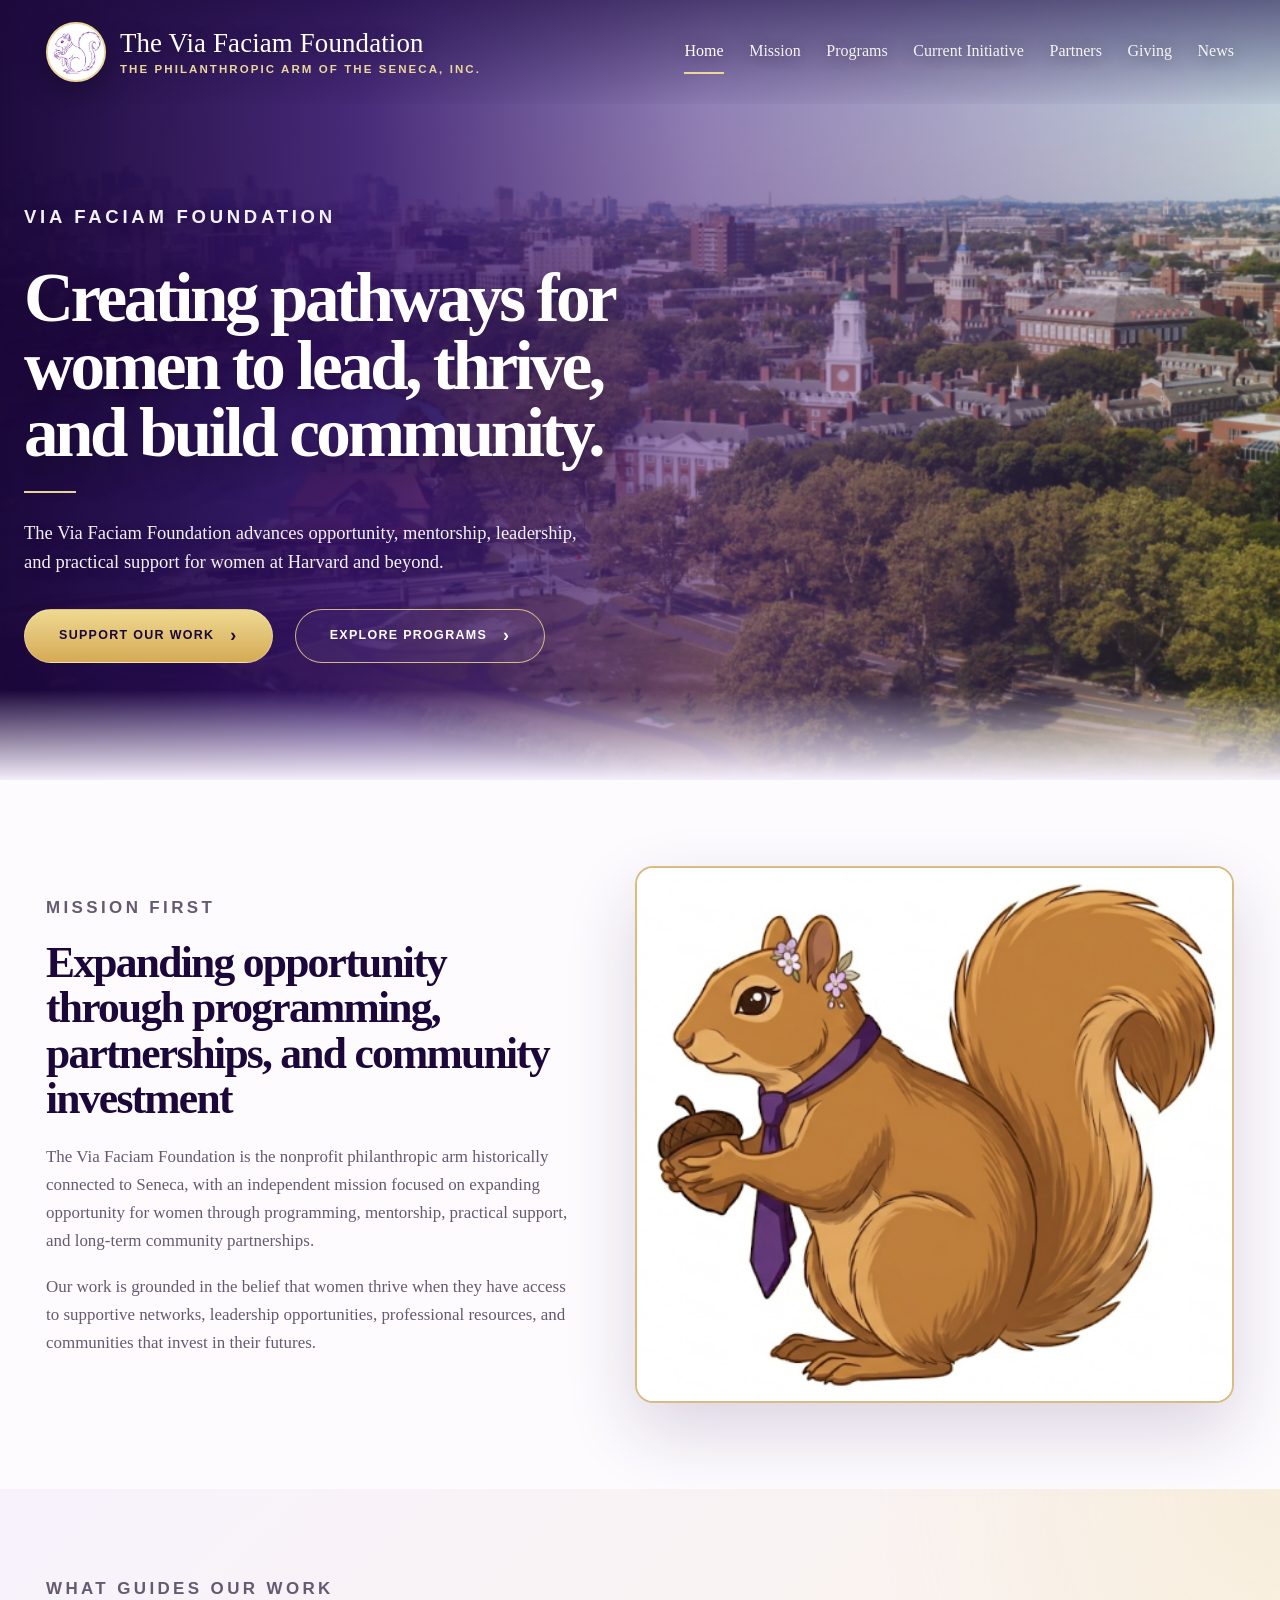
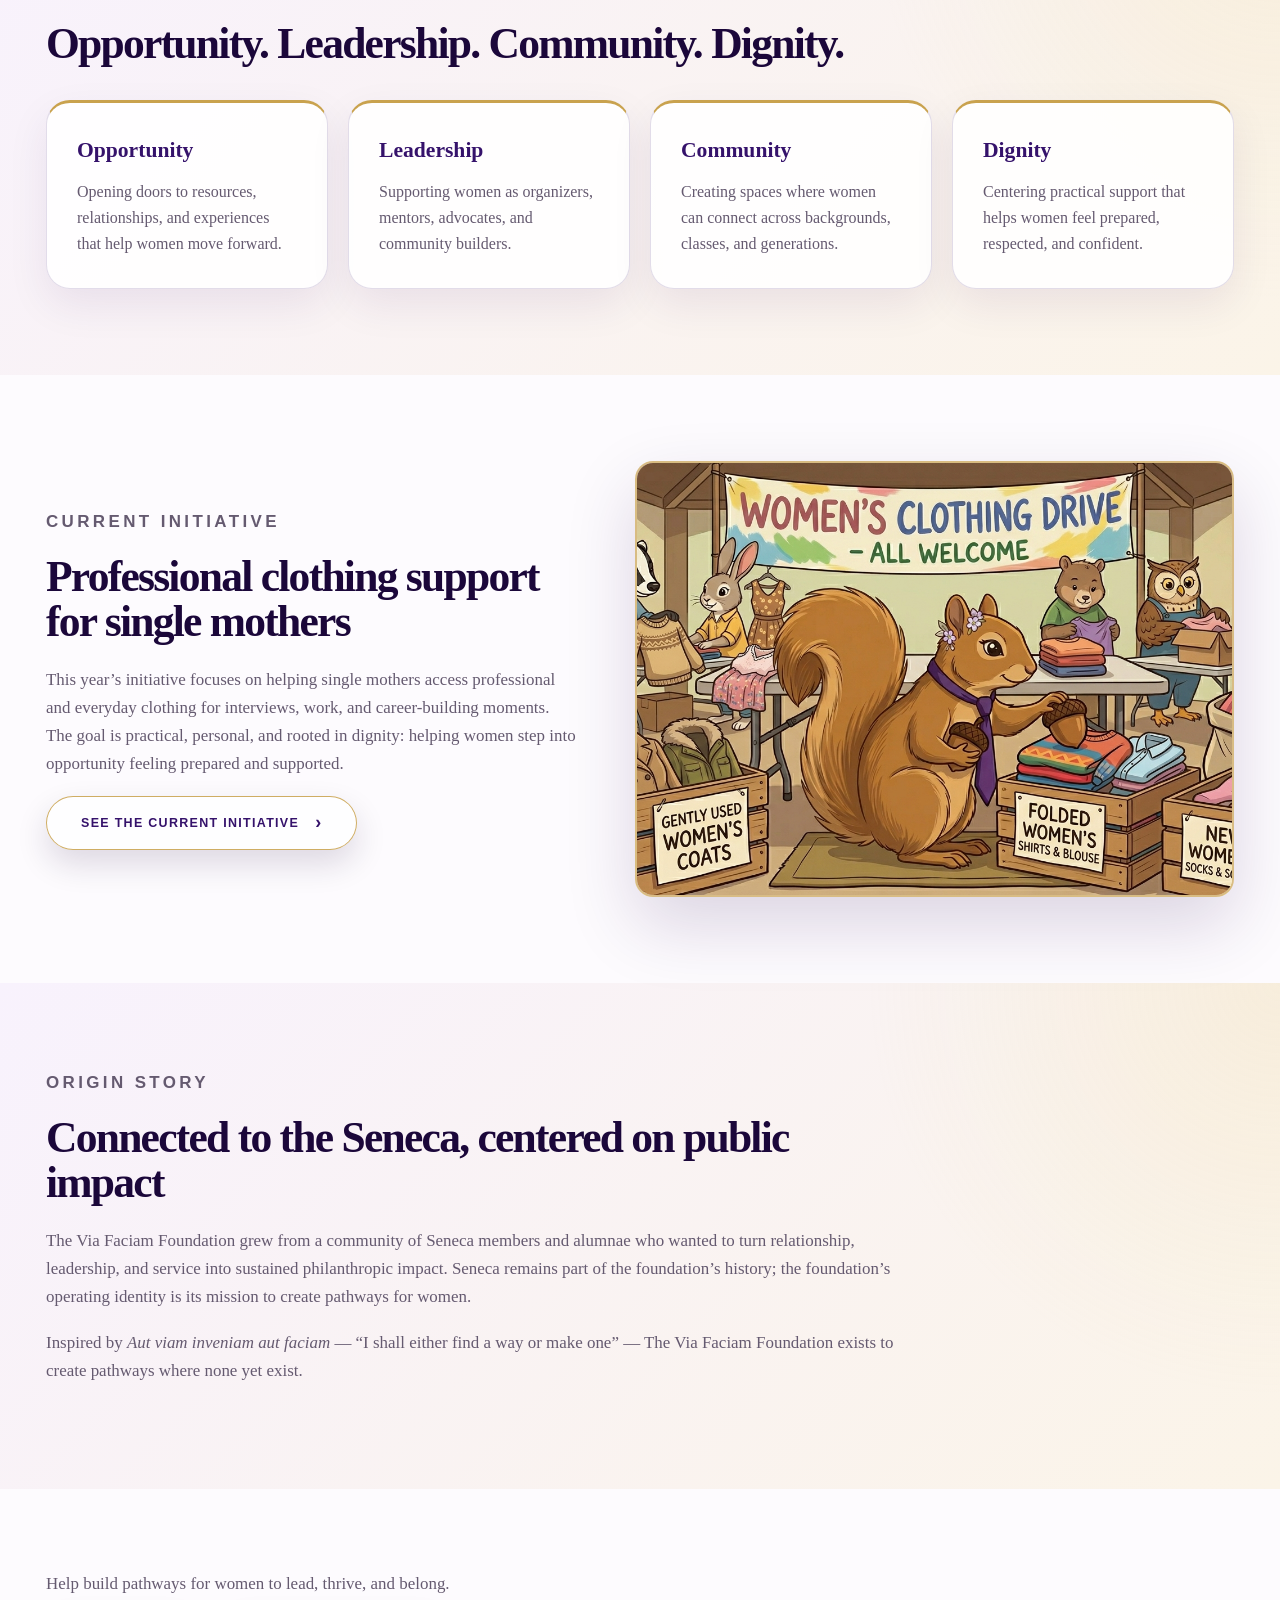
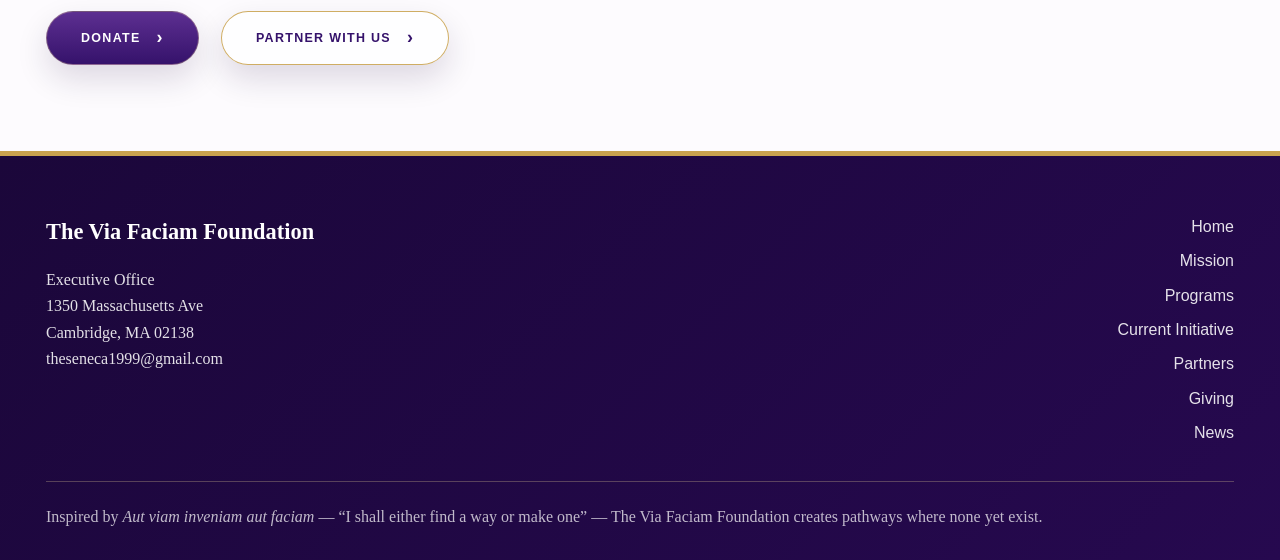
<file: index.html>
<!DOCTYPE html>
<html lang="en">
<head>
  <meta charset="UTF-8">
  <meta name="viewport" content="width=device-width, initial-scale=1.0">
  <title>Home | The Via Faciam Foundation</title>
  <link rel="stylesheet" href="styles.css">
</head>
<body>
<header class="site-header">
  <div class="nav-wrap">
    <a class="brand" href="index.html">
      <span class="brand-mark"><img src="SenecaSquirrelLogo.png" alt="Via Faciam Foundation mark"></span>
      <span class="brand-text"><span class="brand-name">The Via Faciam Foundation</span><span class="brand-subtitle">The Philanthropic Arm of The Seneca, Inc.</span></span>
    </a>
    <nav class="main-nav">
      <a class="home-link" href="index.html">Home</a>
      <a href="about.html">Mission</a>
      <a href="events.html">Programs</a>
      <a href="philanthropy.html">Current Initiative</a>
      <a href="alumnae.html">Partners</a>
      <a href="giving.html">Giving</a>
      <a href="news.html">News</a>
    </nav>
  </div>
</header>
<main>

<section class="hero home-hero">
  <div class="hero-inner"><div class="hero-content"><p class="eyebrow hero-eyebrow">Via Faciam Foundation</p><h1>Creating pathways for women to lead, thrive, and build community.</h1>
  <p>The Via Faciam Foundation advances opportunity, mentorship, leadership, and practical support for women at Harvard and beyond.</p><div class="btn-row"><a class="btn btn-primary" href="giving.html">Support Our Work</a><a class="btn btn-secondary" href="events.html">Explore Programs</a></div></div></div>
</section>
<section class="section">
  <div class="section-inner grid-2">
    <div>
      <p class="eyebrow">Mission first</p>
      <h2>Expanding opportunity through programming, partnerships, and community investment</h2>
      <p>The Via Faciam Foundation is the nonprofit philanthropic arm historically connected to Seneca, with an independent mission focused on expanding opportunity for women through programming, mentorship, practical support, and long-term community partnerships.</p>
      <p>Our work is grounded in the belief that women thrive when they have access to supportive networks, leadership opportunities, professional resources, and communities that invest in their futures.</p>
      </div>
      <div class="image-frame light">
        <img src="SenecaSquirrel.png">
        </div>
        </div>
        </section>
<section class="section alt">
  <div class="section-inner">
    <p class="eyebrow">What guides our work</p>
    <h2>Opportunity. Leadership. Community. Dignity.</h2>
    <div class="cards">
      <article class="card">
        <h3>Opportunity</h3>
        <p>Opening doors to resources, relationships, and experiences that help women move forward.</p>
        </article>
        <article class="card">
          <h3>Leadership</h3>
          <p>Supporting women as organizers, mentors, advocates, and community builders.</p>
        </article>
        <article class="card">
          <h3>Community</h3>
          <p>Creating spaces where women can connect across backgrounds, classes, and generations.</p>
          </article>
          <article class="card">
            <h3>Dignity</h3>
            <p>Centering practical support that helps women feel prepared, respected, and confident.</p>
            </article>
            </div>
            </div>
            </section>
<section class="section">
  <div class="section-inner grid-2">
    <div>
      <p class="eyebrow">Current Initiative</p>
      <h2>Professional clothing support for single mothers</h2>
      <p>This year’s initiative focuses on helping single mothers access professional and everyday clothing for interviews, work, and career-building moments. The goal is practical, personal, and rooted in dignity: helping women step into opportunity feeling prepared and supported.</p>
      <a class="btn btn-outline" href="philanthropy.html">See the Current Initiative</a>
      </div>
      <div class="image-frame light">
        <img src="SenecaWomensClothingDrive.png" alt="Community initiative display">
        </div>
        </div>
        </section>
<section class="section alt">
  <div class="section-inner">
  <p class="eyebrow">Origin story</p>
  <h2>Connected to the Seneca, centered on public impact</h2>
  <p>The Via Faciam Foundation grew from a community of Seneca members and alumnae who wanted to turn relationship, leadership, and service into sustained philanthropic impact. Seneca remains part of the foundation’s history; the foundation’s operating identity is its mission to create pathways for women.</p><p>Inspired by <em>Aut viam inveniam aut faciam</em> — “I shall either find a way or make one” — The Via Faciam Foundation exists to create pathways where none yet exist.</p></div></section>
<section class="section">
  <div class="section-inner">
    <p class="statement">Help build pathways for women to lead, thrive, and belong.</p>
    <div class="btn-row"><a class="btn btn-dark" href="giving.html">Donate</a>
    <a class="btn btn-outline" href="mailto:theseneca1999@gmail.com">Partner With Us</a>
    </div>
    </div>
    </section>
</main>
<footer class="site-footer">
  <div class="footer-inner"><div class="footer-grid"><div><div class="footer-title">The Via Faciam Foundation</div><p>Executive Office<br>1350 Massachusetts Ave<br>Cambridge, MA 02138<br><a href="mailto:theseneca1999@gmail.com">theseneca1999@gmail.com</a></p></div><nav class="footer-nav"><a href="index.html">Home</a><a href="about.html">Mission</a><a href="events.html">Programs</a><a href="philanthropy.html">Current Initiative</a><a href="alumnae.html">Partners</a><a href="giving.html">Giving</a><a href="news.html">News</a></nav></div><div class="footer-bottom">Inspired by <em>Aut viam inveniam aut faciam</em> — “I shall either find a way or make one” — The Via Faciam Foundation creates pathways where none yet exist.</div></div>
</footer>
</body>
</html>
</file>
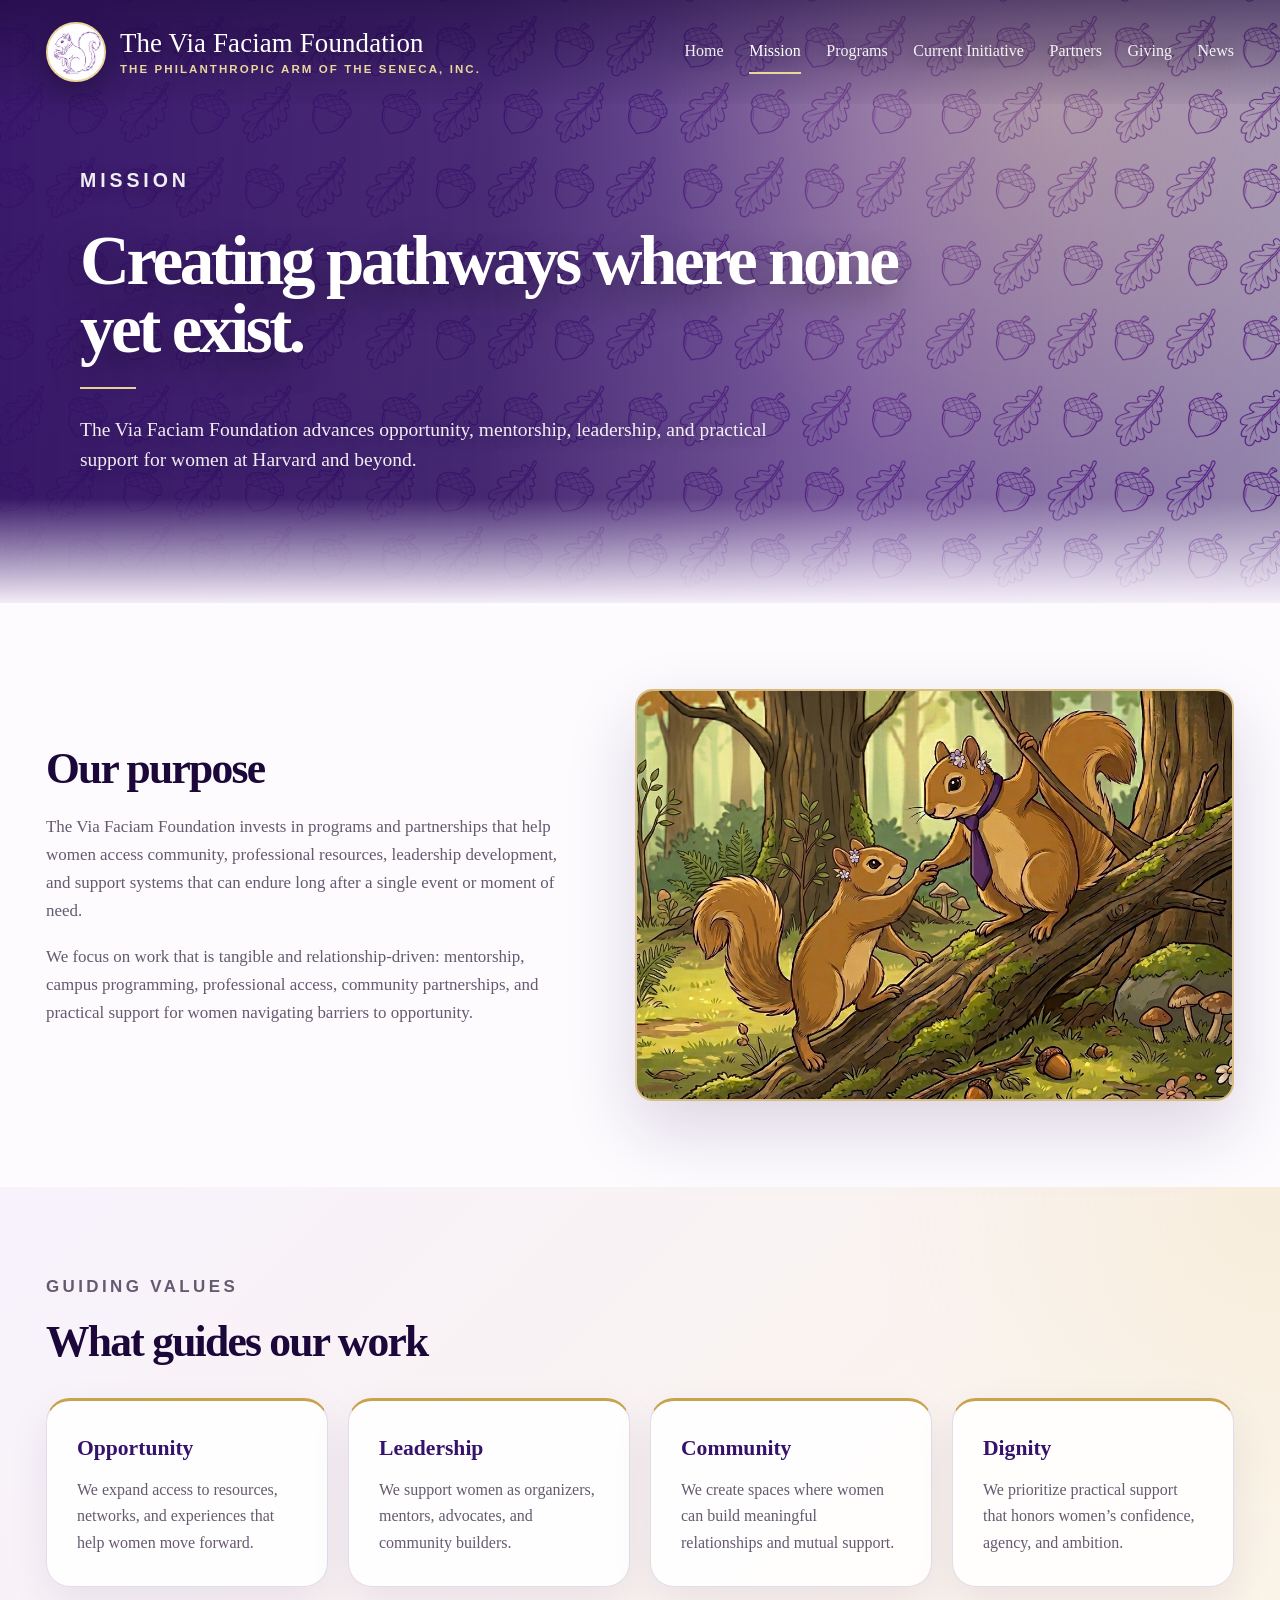
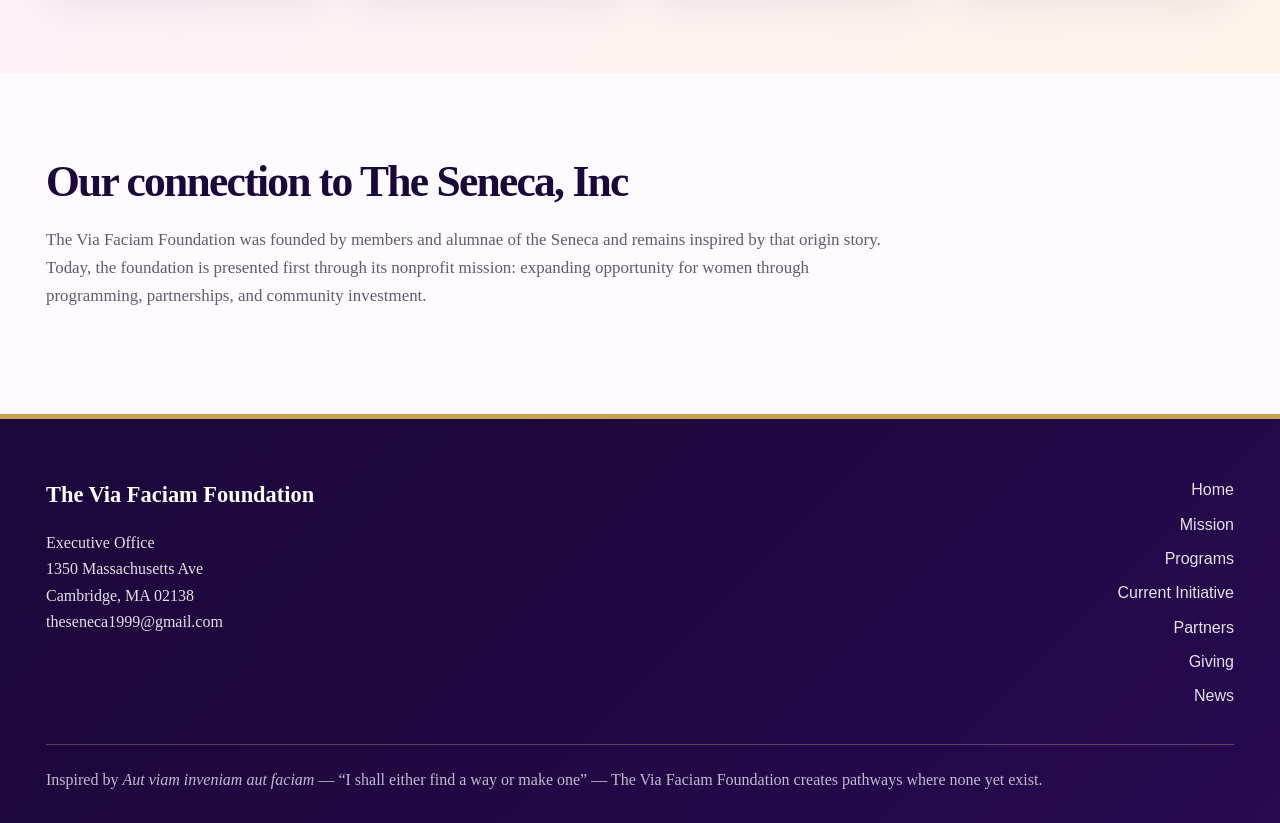
<file: about.html>
<!DOCTYPE html>
<html lang="en">
<head>
  <meta charset="UTF-8">
  <meta name="viewport" content="width=device-width, initial-scale=1.0">
  <title>Mission | The Via Faciam Foundation</title>
  <link rel="stylesheet" href="styles.css">
</head>
<body class="subpage">
<header class="site-header">
  <div class="nav-wrap">
    <a class="brand" href="index.html">
      <span class="brand-mark"><img src="SenecaSquirrelLogo.png" alt="Via Faciam Foundation mark"></span>
      <span class="brand-text"><span class="brand-name">The Via Faciam Foundation</span><span class="brand-subtitle">The Philanthropic Arm of The Seneca, Inc.</span></span>
    </a>
    <nav class="main-nav">
      <a href="index.html">Home</a>
      <a href="about.html" aria-current="page">Mission</a>
      <a href="events.html">Programs</a>
      <a href="philanthropy.html">Current Initiative</a>
      <a href="alumnae.html">Partners</a>
      <a href="giving.html">Giving</a>
      <a href="news.html">News</a>
    </nav>
  </div>
</header>
<main>

<section class="page-hero">
  <div class="hero-inner">
    <p class="eyebrow">Mission</p>
    <h1>Creating pathways where none yet exist.</h1>
    <p>The Via Faciam Foundation advances opportunity, mentorship, leadership, and practical support for women at Harvard and beyond.</p>
    </div>
    </section>
<section class="section">
  <div class="section-inner grid-2">
    <div>
      <h2>Our purpose</h2>
      <p>The Via Faciam Foundation invests in programs and partnerships that help women access community, professional resources, leadership development, and support systems that can endure long after a single event or moment of need.</p>
      <p>We focus on work that is tangible and relationship-driven: mentorship, campus programming, professional access, community partnerships, and practical support for women navigating barriers to opportunity.</p>
      </div>
      <div class="image-frame light">
        <img src="SenecaHelpingHand.png">
        </div>
        </div>
        </section>
<section class="section alt">
  <div class="section-inner">
    <p class="eyebrow">Guiding values</p>
    <h2>What guides our work</h2>
    <div class="cards">
      <article class="card">
        <h3>Opportunity</h3>
        <p>We expand access to resources, networks, and experiences that help women move forward.</p>
        </article>
        <article class="card">
          <h3>Leadership</h3>
          <p>We support women as organizers, mentors, advocates, and community builders.</p>
          </article>
          <article class="card">
            <h3>Community</h3>
            <p>We create spaces where women can build meaningful relationships and mutual support.</p>
            </article>
            <article class="card">
              <h3>Dignity</h3>
              <p>We prioritize practical support that honors women’s confidence, agency, and ambition.</p>
              </article>
              </div>
              </div>
              </section>
<section class="section">
  <div class="section-inner">
    <h2>Our connection to The Seneca, Inc</h2>
    <p>The Via Faciam Foundation was founded by members and alumnae of the Seneca and remains inspired by that origin story. Today, the foundation is presented first through its nonprofit mission: expanding opportunity for women through programming, partnerships, and community investment.</p>
    </div>
    </section>
</main>
<footer class="site-footer">
  <div class="footer-inner">
    <div class="footer-grid"><div>
      <div class="footer-title">The Via Faciam Foundation</div>
      <p>Executive Office<br>1350 Massachusetts Ave<br>Cambridge, MA 02138<br>
      <a href="mailto:theseneca1999@gmail.com">theseneca1999@gmail.com</a>
      </p>
      </div>
      <nav class="footer-nav"><a href="index.html">Home</a><a href="about.html">Mission</a><a href="events.html">Programs</a><a href="philanthropy.html">Current Initiative</a><a href="alumnae.html">Partners</a><a href="giving.html">Giving</a><a href="news.html">News</a></nav></div><div class="footer-bottom">Inspired by <em>Aut viam inveniam aut faciam</em> — “I shall either find a way or make one” — The Via Faciam Foundation creates pathways where none yet exist.</div></div>
</footer>
</body>
</html>
</file>
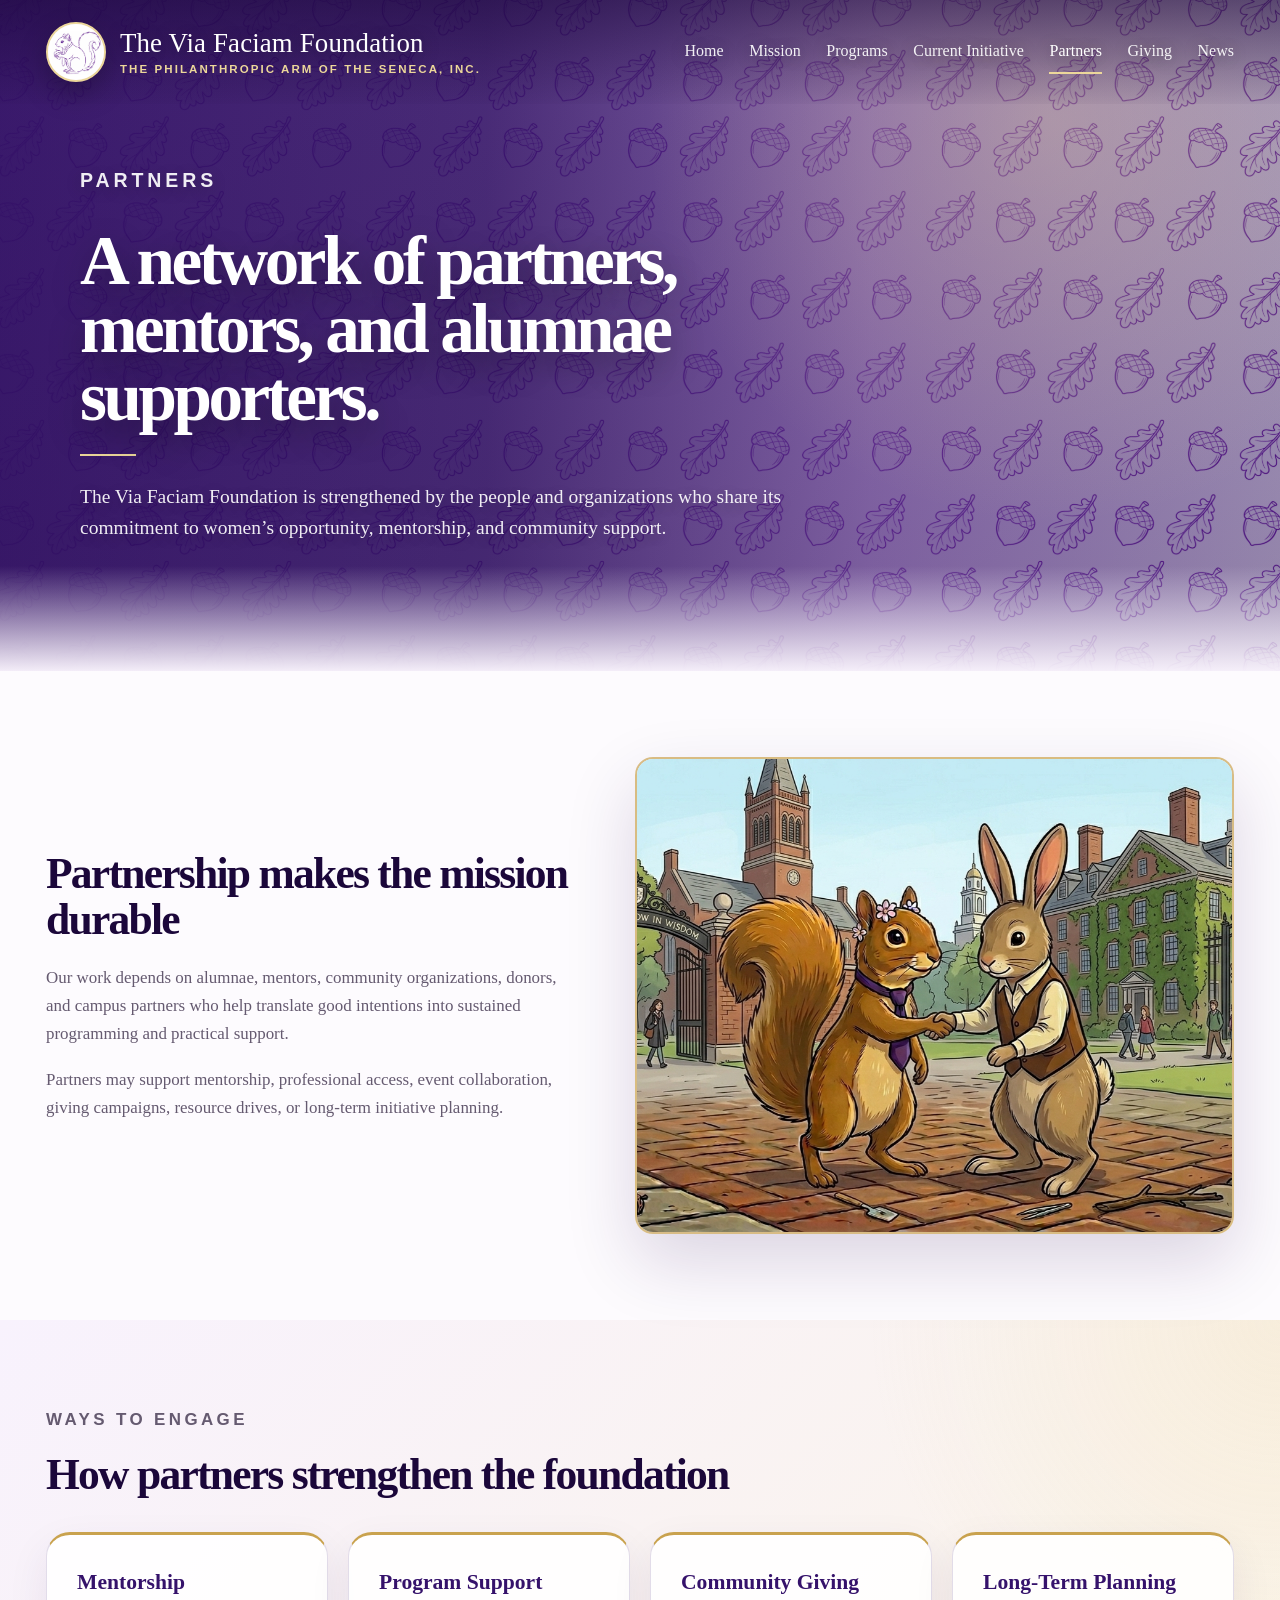
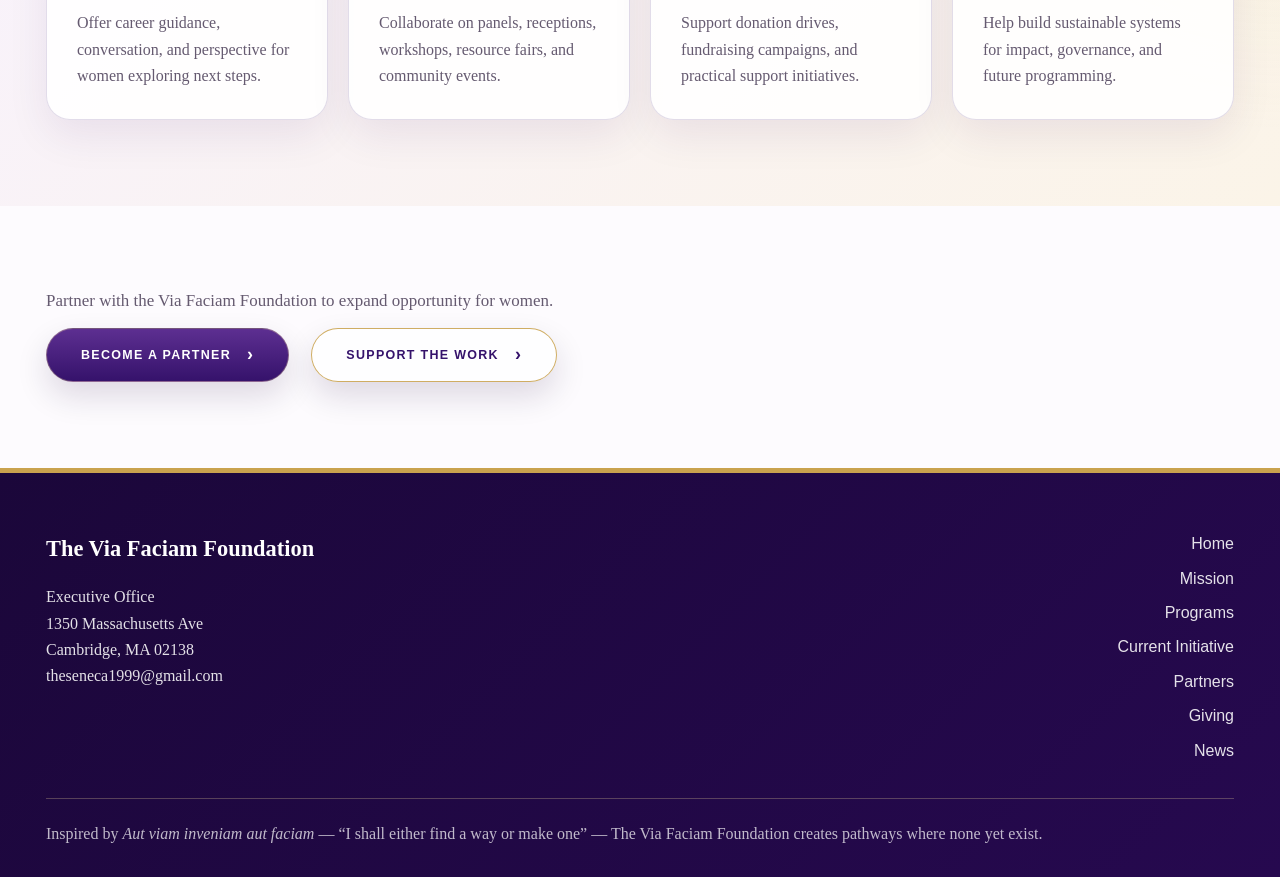
<file: alumnae.html>
<!DOCTYPE html>
<html lang="en">
<head>
  <meta charset="UTF-8">
  <meta name="viewport" content="width=device-width, initial-scale=1.0">
  <title>Partners | The Via Faciam Foundation</title>
  <link rel="stylesheet" href="styles.css">
</head>
<body class="subpage">
<header class="site-header">
  <div class="nav-wrap">
    <a class="brand" href="index.html">
      <span class="brand-mark"><img src="SenecaSquirrelLogo.png" alt="Via Faciam Foundation mark"></span>
      <span class="brand-text"><span class="brand-name">The Via Faciam Foundation</span><span class="brand-subtitle">The Philanthropic Arm of The Seneca, Inc.</span></span>
    </a>
    <nav class="main-nav">
      <a href="index.html">Home</a>
      <a href="about.html">Mission</a>
      <a href="events.html">Programs</a>
      <a href="philanthropy.html">Current Initiative</a>
      <a href="alumnae.html" aria-current="page">Partners</a>
      <a href="giving.html">Giving</a>
      <a href="news.html">News</a>
    </nav>
  </div>
</header>
<main>

<section class="page-hero">
  <div class="hero-inner">
    <p class="eyebrow">Partners</p>
    <h1>A network of partners, mentors, and alumnae supporters.</h1>
    <p>The Via Faciam Foundation is strengthened by the people and organizations who share its commitment to women’s opportunity, mentorship, and community support.</p>
    </div>
    </section>
<section class="section">
  <div class="section-inner grid-2"><div>
    <h2>Partnership makes the mission durable</h2><p>Our work depends on alumnae, mentors, community organizations, donors, and campus partners who help translate good intentions into sustained programming and practical support.</p>
    <p>Partners may support mentorship, professional access, event collaboration, giving campaigns, resource drives, or long-term initiative planning.</p>
    </div>
    <div class="image-frame light">
      <img src="SenecaPartnership.png" alt="Young women smiling together outside">
      </div>
      </div>
      </section>
<section class="section alt">
  <div class="section-inner">
    <p class="eyebrow">Ways to engage</p>
    <h2>How partners strengthen the foundation</h2>
    <div class="cards">
      <article class="card">
      <h3>Mentorship</h3>
      <p>Offer career guidance, conversation, and perspective for women exploring next steps.</p>
      </article>
      <article class="card">
        <h3>Program Support</h3>
        <p>Collaborate on panels, receptions, workshops, resource fairs, and community events.</p>
        </article>
        <article class="card">
          <h3>Community Giving</h3>
          <p>Support donation drives, fundraising campaigns, and practical support initiatives.</p>
          </article>
          <article class="card">
            <h3>Long-Term Planning</h3>
            <p>Help build sustainable systems for impact, governance, and future programming.</p>
            </article>
            </div>
            </div>
            </section>
<section class="section">
  <div class="section-inner">
    <p class="statement">Partner with the Via Faciam Foundation to expand opportunity for women.</p>
    <div class="btn-row">
      <a class="btn btn-dark" href="mailto:theseneca1999@gmail.com">Become a Partner</a>
      <a class="btn btn-outline" href="giving.html">Support the Work</a>
      </div>
      </div>
      </section>
</main>
<footer class="site-footer">
  <div class="footer-inner"><div class="footer-grid"><div><div class="footer-title">The Via Faciam Foundation</div><p>Executive Office<br>1350 Massachusetts Ave<br>Cambridge, MA 02138<br><a href="mailto:theseneca1999@gmail.com">theseneca1999@gmail.com</a></p></div><nav class="footer-nav"><a href="index.html">Home</a><a href="about.html">Mission</a><a href="events.html">Programs</a><a href="philanthropy.html">Current Initiative</a><a href="alumnae.html">Partners</a><a href="giving.html">Giving</a><a href="news.html">News</a></nav></div><div class="footer-bottom">Inspired by <em>Aut viam inveniam aut faciam</em> — “I shall either find a way or make one” — The Via Faciam Foundation creates pathways where none yet exist.</div></div>
</footer>
</body>
</html>
</file>
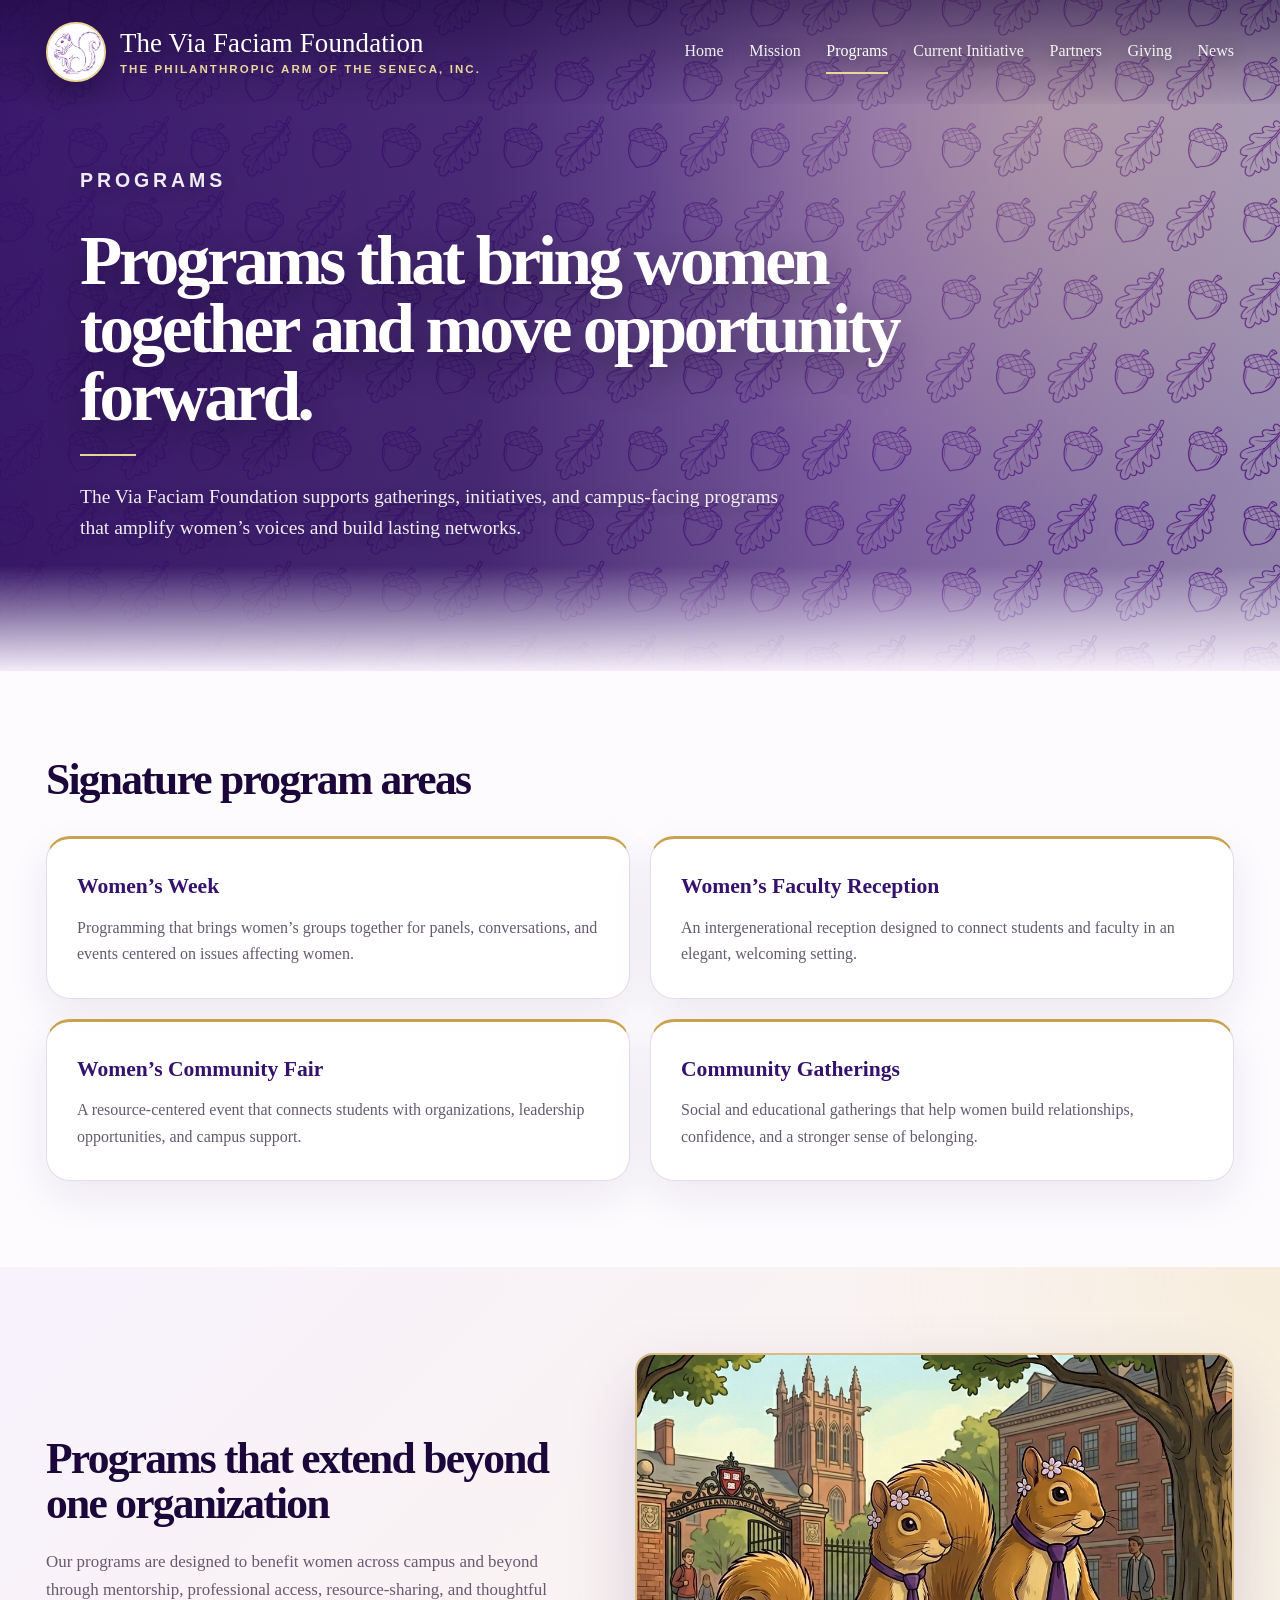
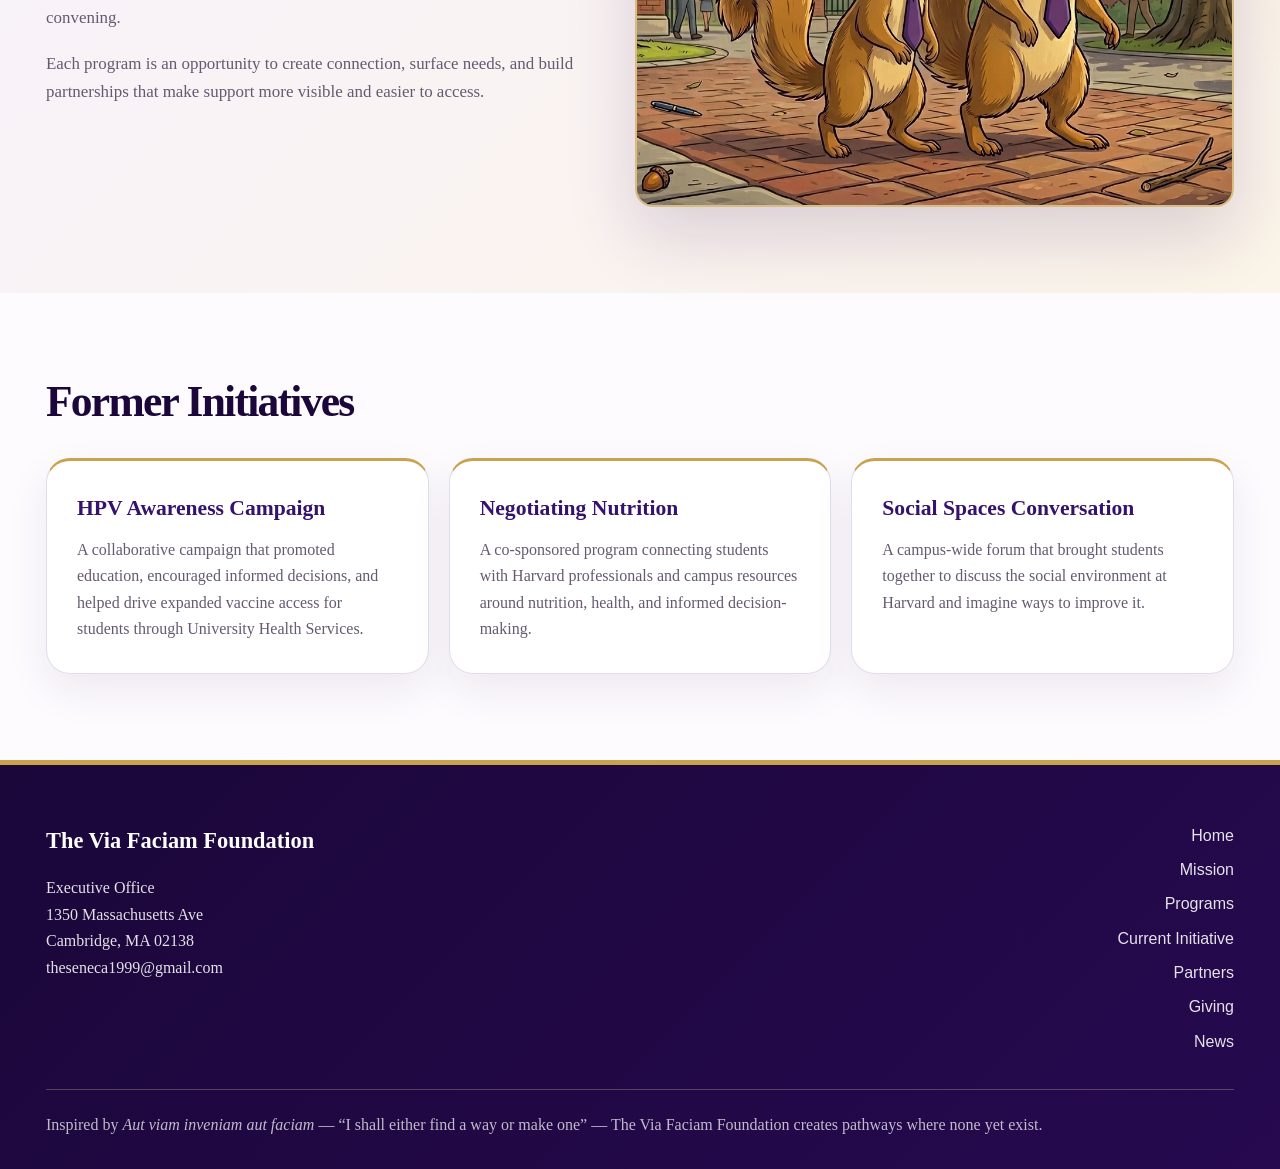
<file: events.html>
<!DOCTYPE html>
<html lang="en">
<head>
  <meta charset="UTF-8">
  <meta name="viewport" content="width=device-width, initial-scale=1.0">
  <title>Programs | The Via Faciam Foundation</title>
  <link rel="stylesheet" href="styles.css">
</head>
<body class="subpage">
<header class="site-header">
  <div class="nav-wrap">
    <a class="brand" href="index.html">
      <span class="brand-mark"><img src="SenecaSquirrelLogo.png" alt="Via Faciam Foundation mark"></span>
      <span class="brand-text"><span class="brand-name">The Via Faciam Foundation</span><span class="brand-subtitle">The Philanthropic Arm of The Seneca, Inc.</span></span>
    </a>
    <nav class="main-nav">
      <a href="index.html">Home</a>
      <a href="about.html">Mission</a>
      <a href="events.html" aria-current="page">Programs</a>
      <a href="philanthropy.html">Current Initiative</a>
      <a href="alumnae.html">Partners</a>
      <a href="giving.html">Giving</a>
      <a href="news.html">News</a>
    </nav>
  </div>
</header>
<main>

<section class="page-hero">
  <div class="hero-inner">
    <p class="eyebrow">Programs</p>
    <h1>Programs that bring women together and move opportunity forward.</h1>
    <p>The Via Faciam Foundation supports gatherings, initiatives, and campus-facing programs that amplify women’s voices and build lasting networks.</p>
    </div>
    </section>
<section class="section">
  <div class="section-inner">
    <h2>Signature program areas</h2>
    <div class="cards two">
      <article class="card">
        <h3>Women’s Week</h3>
        <p>Programming that brings women’s groups together for panels, conversations, and events centered on issues affecting women.</p>
        </article>
        <article class="card">
          <h3>Women’s Faculty Reception</h3>
          <p>An intergenerational reception designed to connect students and faculty in an elegant, welcoming setting.</p>
          </article>
          <article class="card">
            <h3>Women’s Community Fair</h3>
          <p>A resource-centered event that connects students with organizations, leadership opportunities, and campus support.</p>
          </article>
          <article class="card">
            <h3>Community Gatherings</h3>
            <p>Social and educational gatherings that help women build relationships, confidence, and a stronger sense of belonging.</p>
            </article>
            </div>
            </div>
            </section>
<section class="section alt">
  <div class="section-inner grid-2"><div>
    <h2>Programs that extend beyond one organization</h2>
    <p>Our programs are designed to benefit women across campus and beyond through mentorship, professional access, resource-sharing, and thoughtful convening.</p><p>Each program is an opportunity to create connection, surface needs, and build partnerships that make support more visible and easier to access.</p>
    </div>
    <div class="image-frame light">
      <img src="SenecaHarvardCampus.png" alt="Women seated together outside">
      </div>
      </div>
      </section>
  <section class="section">
    <div class="section-inner">
      <h2>Former Initiatives</h2>
      <div class="cards three">
        <article class="card">
          <h3>HPV Awareness Campaign</h3>
          <p>A collaborative campaign that promoted education, encouraged informed decisions, and helped drive expanded vaccine access for students through University Health Services.</p>
        </article>
        <article class="card">
          <h3>Negotiating Nutrition</h3>
          <p>A co-sponsored program connecting students with Harvard professionals and campus resources around nutrition, health, and informed decision-making.</p>
        </article>
        <article class="card">
          <h3>Social Spaces Conversation</h3>
          <p>A campus-wide forum that brought students together to discuss the social environment at Harvard and imagine ways to improve it.</p>
        </article>
      </div>
    </div>
  </section>
</main>
<footer class="site-footer">
  <div class="footer-inner"><div class="footer-grid"><div><div class="footer-title">The Via Faciam Foundation</div><p>Executive Office<br>1350 Massachusetts Ave<br>Cambridge, MA 02138<br><a href="mailto:theseneca1999@gmail.com">theseneca1999@gmail.com</a></p></div><nav class="footer-nav"><a href="index.html">Home</a><a href="about.html">Mission</a><a href="events.html">Programs</a><a href="philanthropy.html">Current Initiative</a><a href="alumnae.html">Partners</a><a href="giving.html">Giving</a><a href="news.html">News</a></nav></div><div class="footer-bottom">Inspired by <em>Aut viam inveniam aut faciam</em> — “I shall either find a way or make one” — The Via Faciam Foundation creates pathways where none yet exist.</div></div>
</footer>
</body>
</html>
</file>
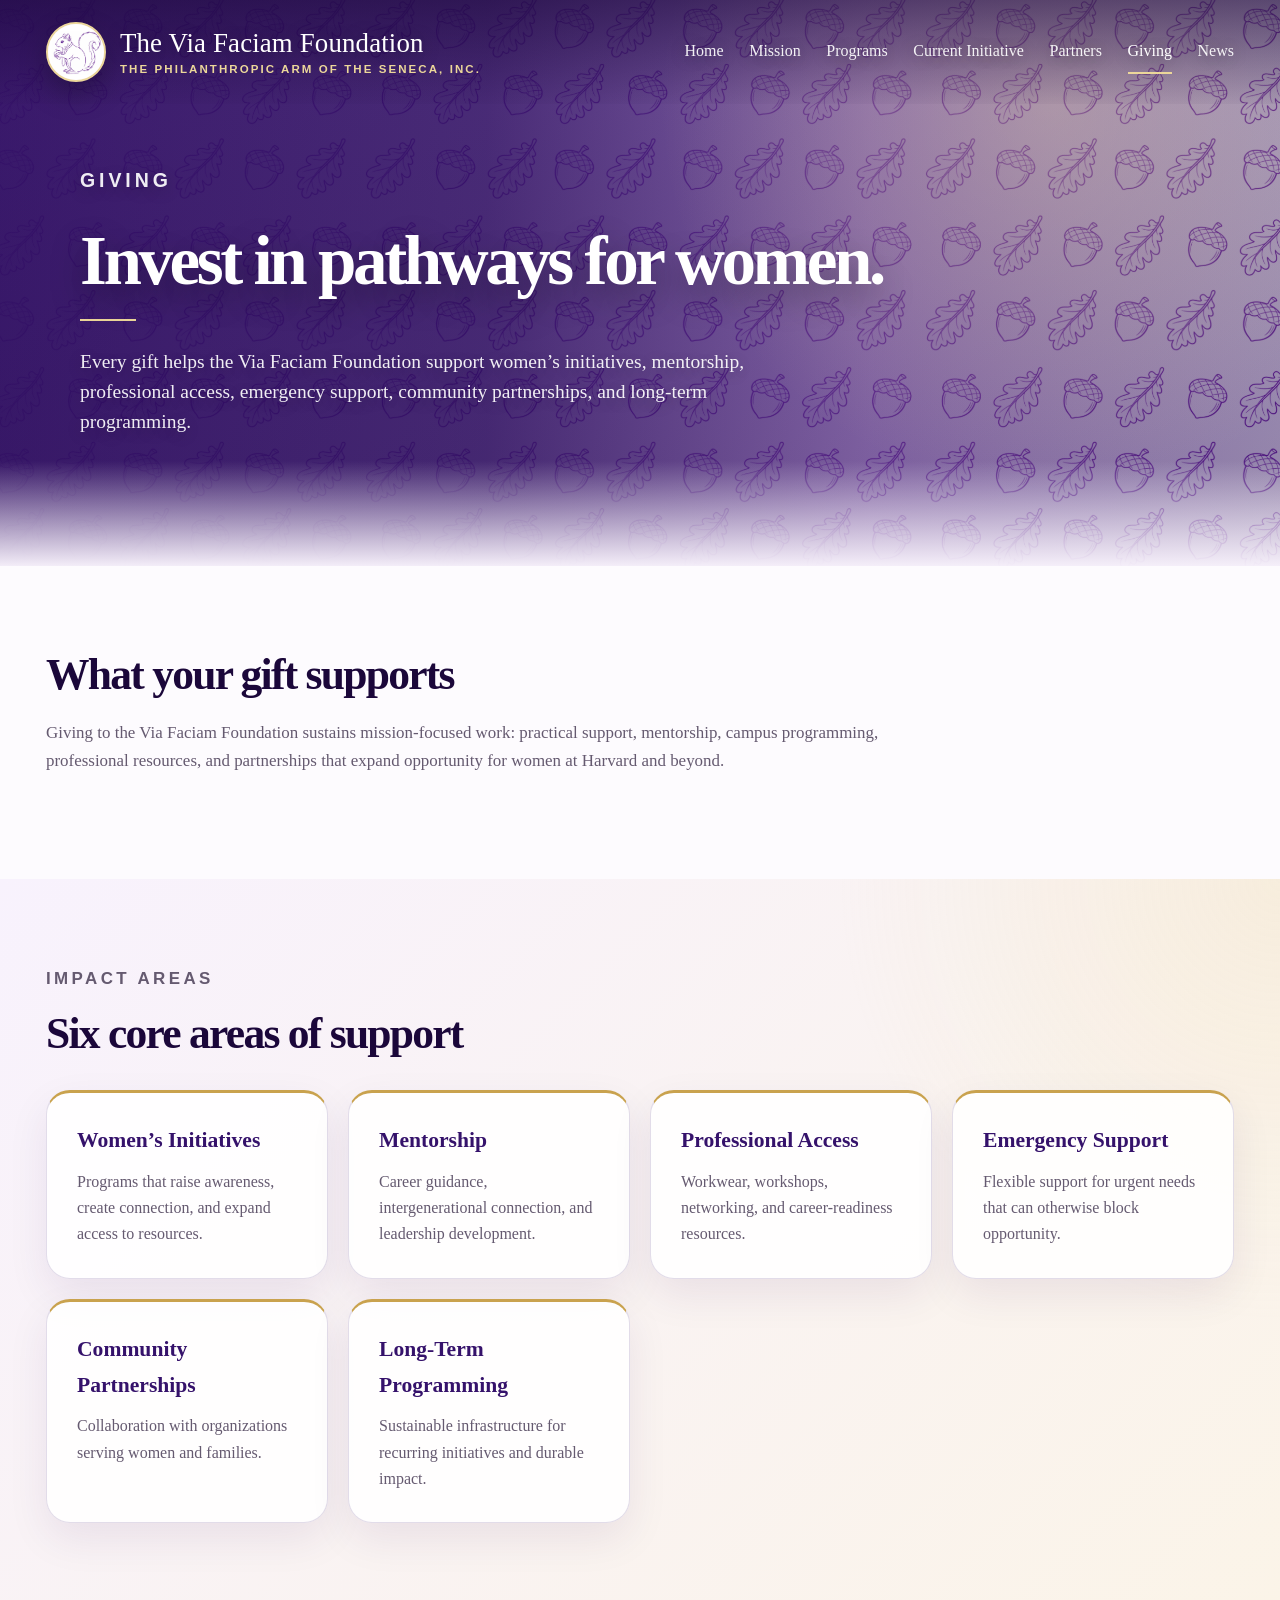
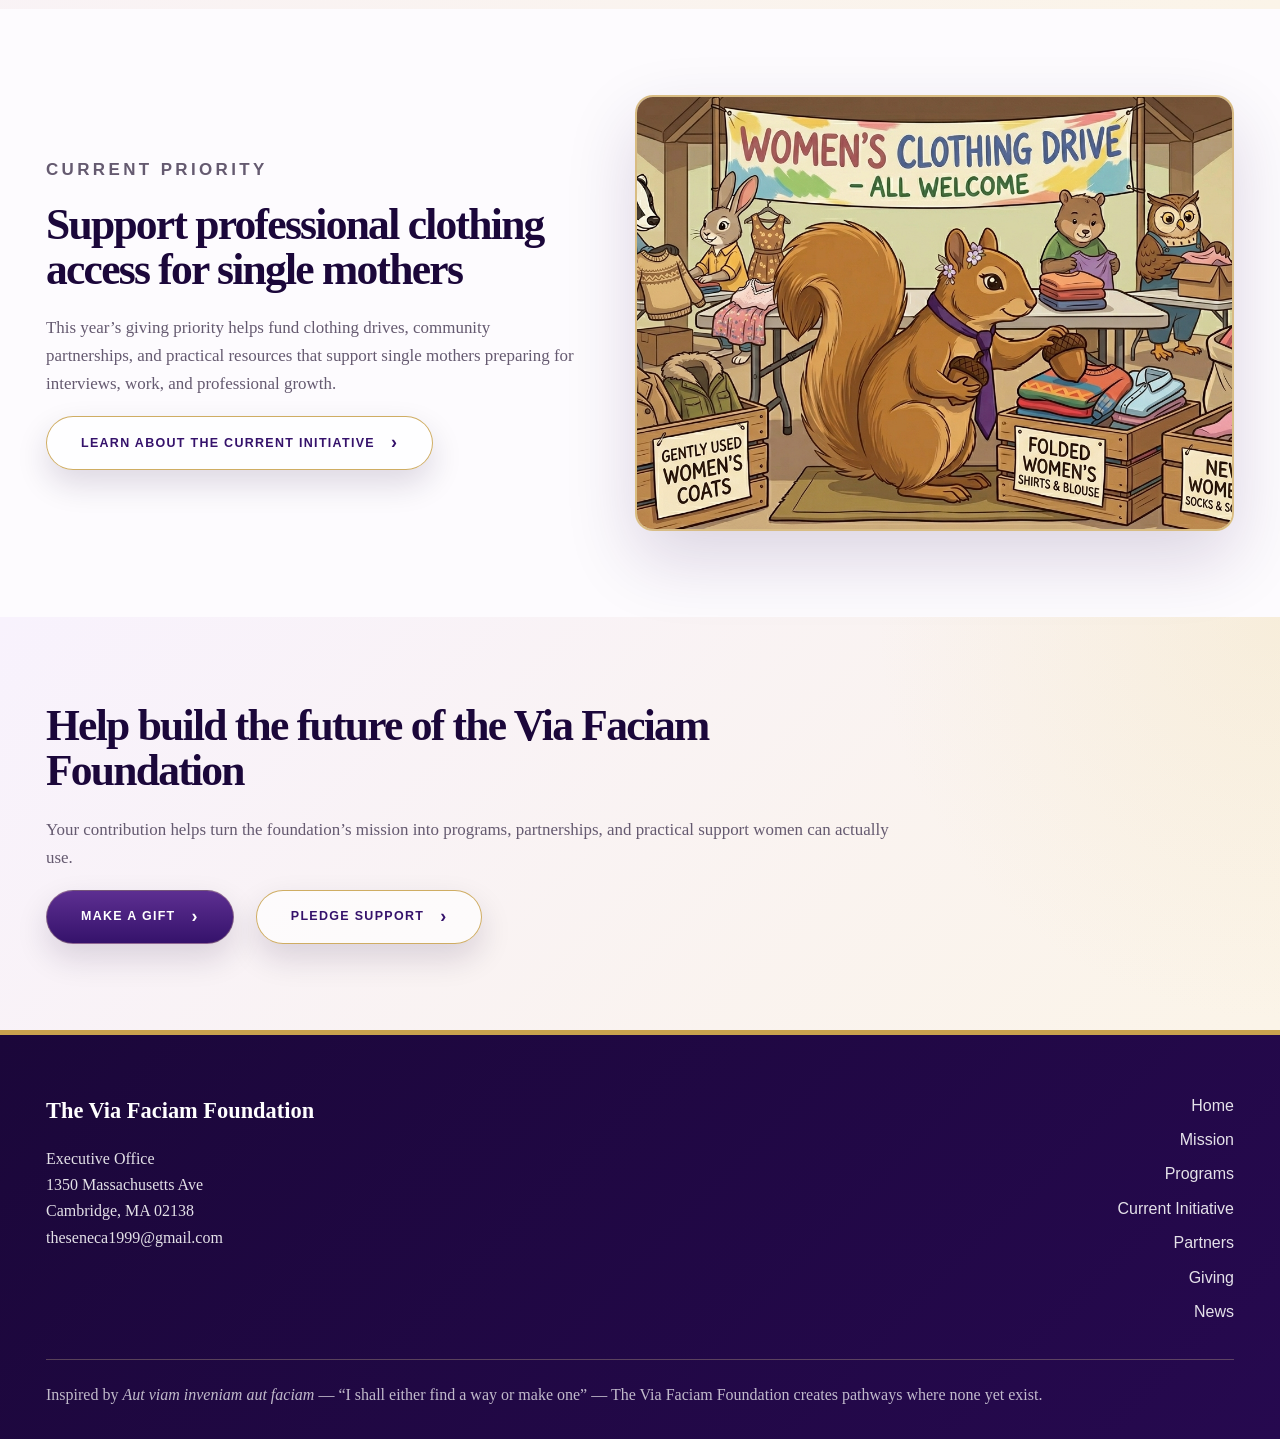
<file: giving.html>
<!DOCTYPE html>
<html lang="en">
<head>
  <meta charset="UTF-8">
  <meta name="viewport" content="width=device-width, initial-scale=1.0">
  <title>Giving | The Via Faciam Foundation</title>
  <link rel="stylesheet" href="styles.css">
</head>
<body class="subpage">
<header class="site-header">
  <div class="nav-wrap">
    <a class="brand" href="index.html">
      <span class="brand-mark"><img src="SenecaSquirrelLogo.png" alt="Via Faciam Foundation mark"></span>
      <span class="brand-text"><span class="brand-name">The Via Faciam Foundation</span><span class="brand-subtitle">The Philanthropic Arm of The Seneca, Inc.</span></span>
    </a>
    <nav class="main-nav">
      <a href="index.html">Home</a>
      <a href="about.html">Mission</a>
      <a href="events.html">Programs</a>
      <a href="philanthropy.html">Current Initiative</a>
      <a href="alumnae.html">Partners</a>
      <a href="giving.html" aria-current="page">Giving</a>
      <a href="news.html">News</a>
    </nav>
  </div>
</header>
<main>

<section class="page-hero">
  <div class="hero-inner">
    <p class="eyebrow">Giving</p>
    <h1>Invest in pathways for women.</h1>
    <p>Every gift helps the Via Faciam Foundation support women’s initiatives, mentorship, professional access, emergency support, community partnerships, and long-term programming.</p>
    </div>
    </section>
<section class="section">
  <div class="section-inner">
    <h2>What your gift supports</h2>
    <p>Giving to the Via Faciam Foundation sustains mission-focused work: practical support, mentorship, campus programming, professional resources, and partnerships that expand opportunity for women at Harvard and beyond.</p>
    </div>
    </section>
<section class="section alt">
  <div class="section-inner">
    <p class="eyebrow">Impact areas</p>
    <h2>Six core areas of support</h2>
    <div class="cards">
      <article class="card">
        <h3>Women’s Initiatives</h3>
        <p>Programs that raise awareness, create connection, and expand access to resources.</p>
        </article>
        <article class="card">
          <h3>Mentorship</h3>
          <p>Career guidance, intergenerational connection, and leadership development.</p>
          </article>
          <article class="card">
            <h3>Professional Access</h3>
            <p>Workwear, workshops, networking, and career-readiness resources.</p>
            </article>
            <article class="card">
              <h3>Emergency Support</h3>
              <p>Flexible support for urgent needs that can otherwise block opportunity.</p>
              </article>
              <article class="card">
                <h3>Community Partnerships</h3>
                <p>Collaboration with organizations serving women and families.</p>
                </article>
                <article class="card">
                  <h3>Long-Term Programming</h3>
                  <p>Sustainable infrastructure for recurring initiatives and durable impact.</p>
                  </article>
                  </div>
                  </div>
                  </section>
<section class="section">
  <div class="section-inner grid-2">
    <div>
      <p class="eyebrow">Current priority</p>
    <h2>Support professional clothing access for single mothers</h2>
    <p>This year’s giving priority helps fund clothing drives, community partnerships, and practical resources that support single mothers preparing for interviews, work, and professional growth.</p>
    <a class="btn btn-outline" href="philanthropy.html">Learn About the Current Initiative</a>
    </div>
    <div class="image-frame light">
      <img src="SenecaWomensClothingDrive.png" alt="Foundation event display and materials">
      </div>
      </div>
      </section>
<section class="section alt">
  <div class="section-inner">
    <h2>Help build the future of the Via Faciam Foundation</h2>
    <p>Your contribution helps turn the foundation’s mission into programs, partnerships, and practical support women can actually use.</p>
    <div class="btn-row"><a class="btn btn-dark" href="mailto:theseneca1999@gmail.com">Make a Gift</a>
    <a class="btn btn-outline" href="mailto:theseneca1999@gmail.com">Pledge Support</a>
    </div>
    </div>
    </section>
</main>
<footer class="site-footer">
  <div class="footer-inner"><div class="footer-grid"><div><div class="footer-title">The Via Faciam Foundation</div><p>Executive Office<br>1350 Massachusetts Ave<br>Cambridge, MA 02138<br><a href="mailto:theseneca1999@gmail.com">theseneca1999@gmail.com</a></p></div><nav class="footer-nav"><a href="index.html">Home</a><a href="about.html">Mission</a><a href="events.html">Programs</a><a href="philanthropy.html">Current Initiative</a><a href="alumnae.html">Partners</a><a href="giving.html">Giving</a><a href="news.html">News</a></nav></div><div class="footer-bottom">Inspired by <em>Aut viam inveniam aut faciam</em> — “I shall either find a way or make one” — The Via Faciam Foundation creates pathways where none yet exist.</div></div>
</footer>
</body>
</html>
</file>
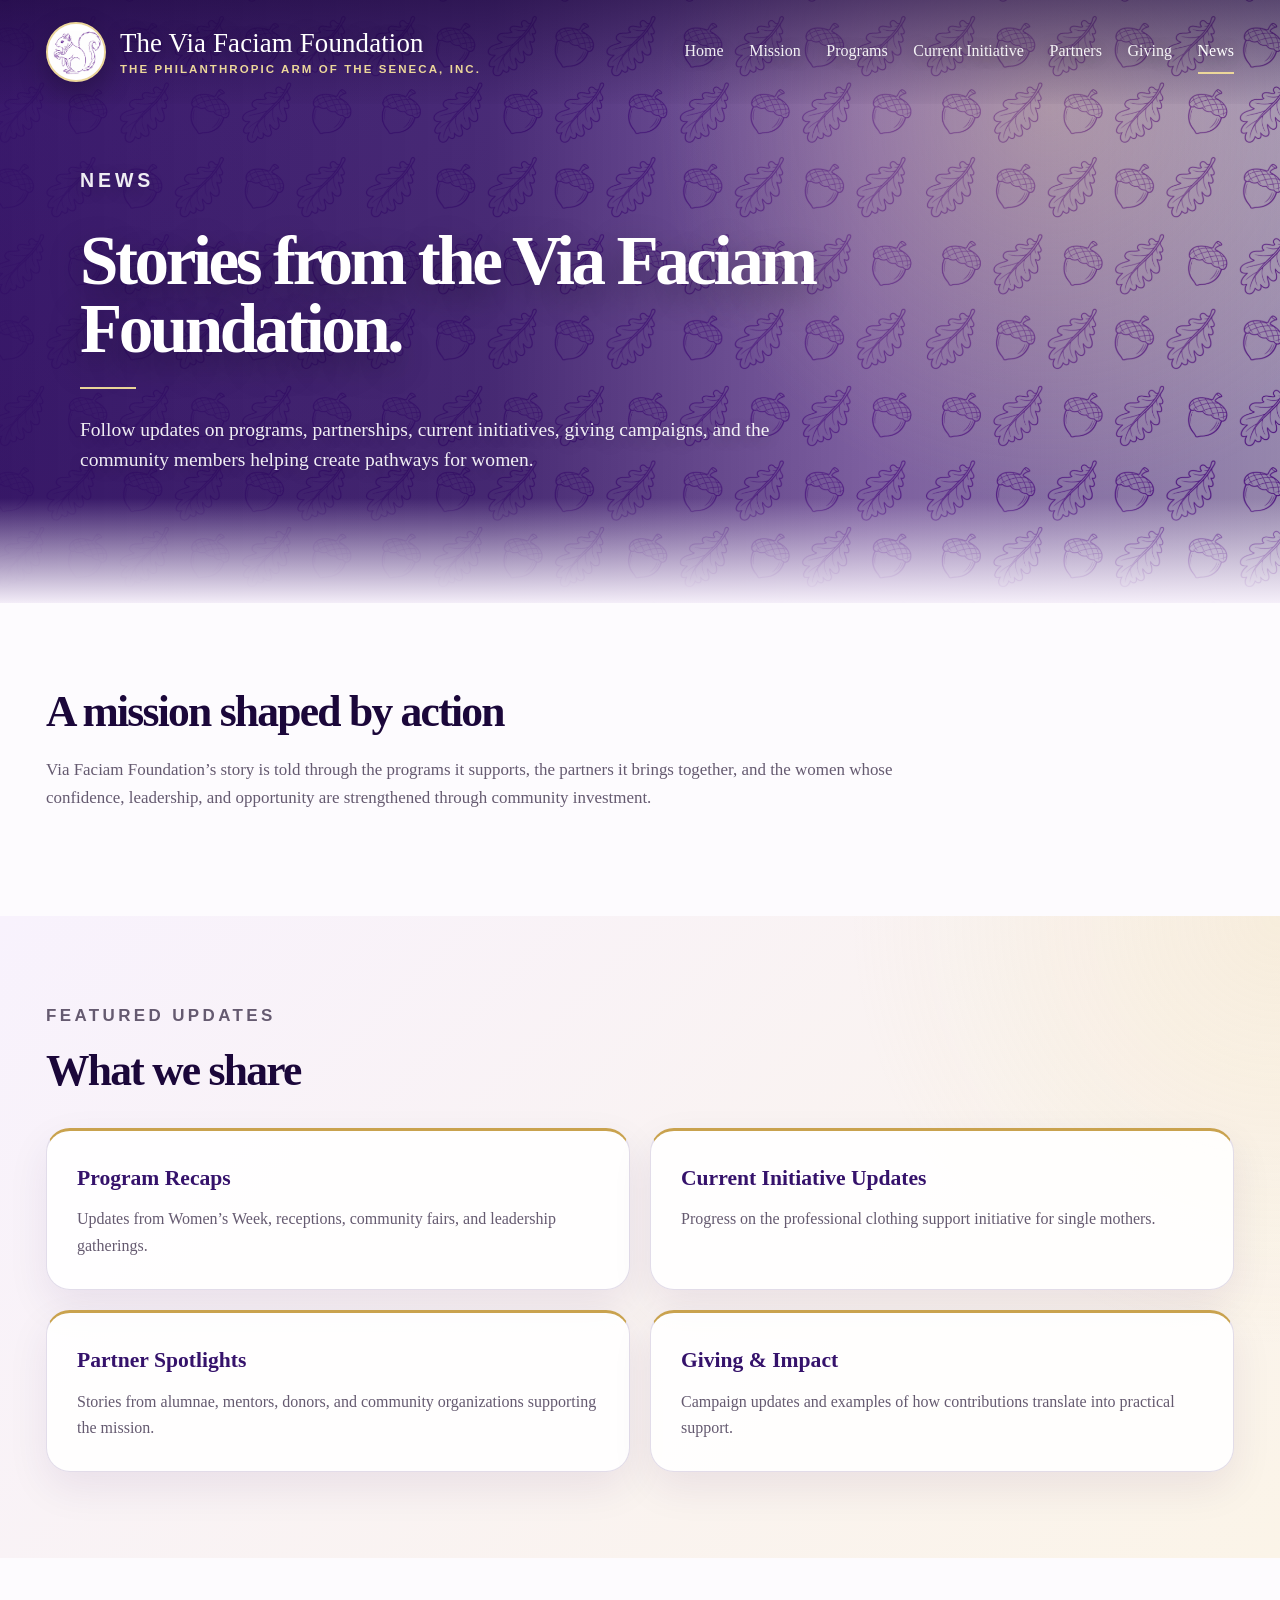
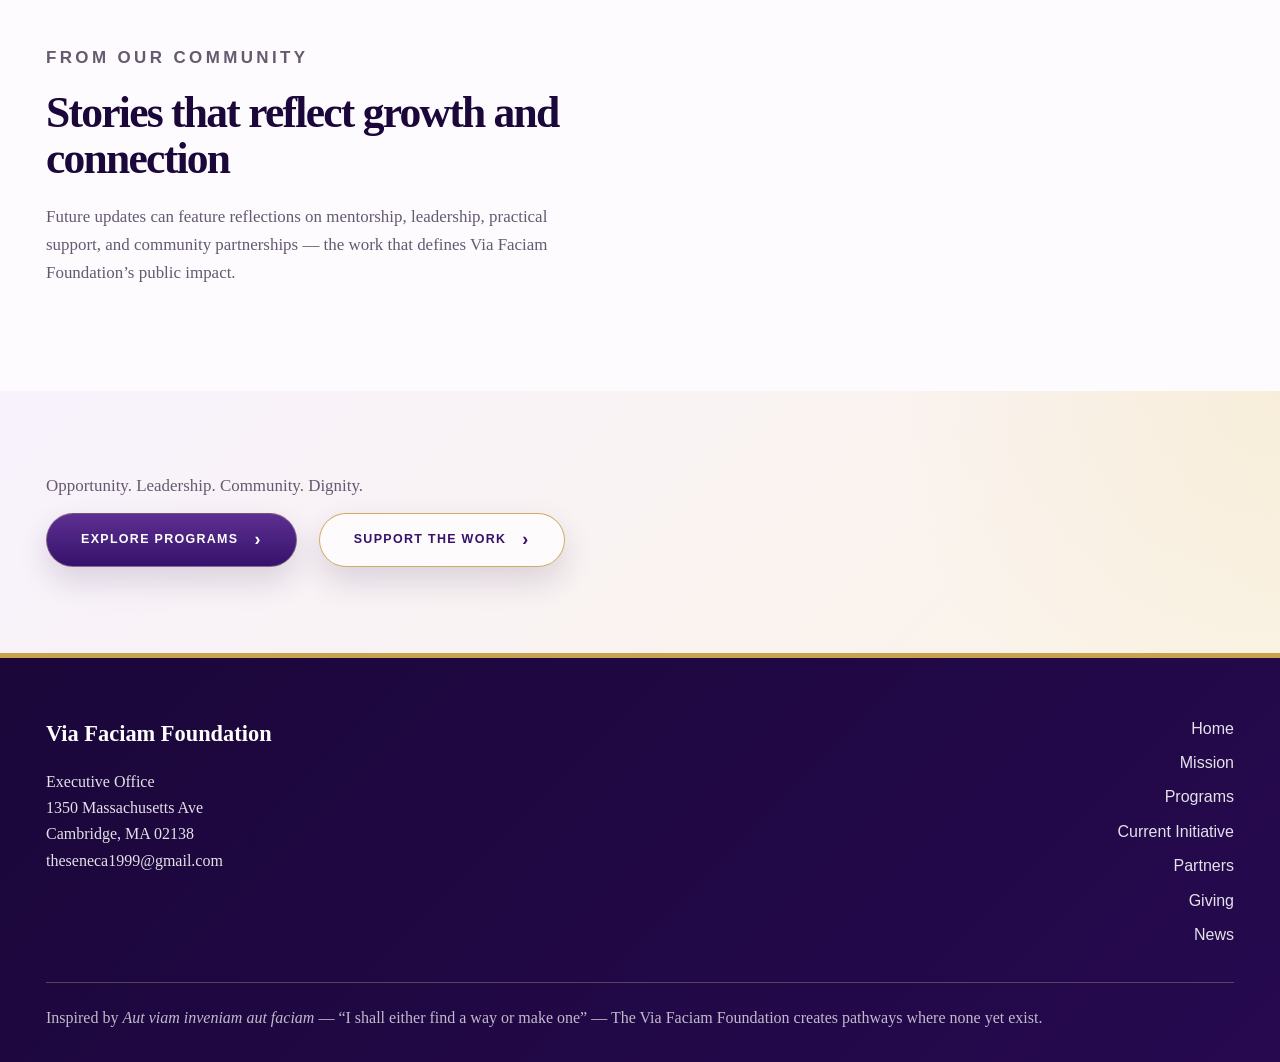
<file: news.html>
<!DOCTYPE html>
<html lang="en">
<head>
  <meta charset="UTF-8">
  <meta name="viewport" content="width=device-width, initial-scale=1.0">
  <title>News | The Via Faciam Foundation</title>
  <link rel="stylesheet" href="styles.css">
</head>
<body class="subpage">
<header class="site-header">
  <div class="nav-wrap">
    <a class="brand" href="index.html">
      <span class="brand-mark"><img src="SenecaSquirrelLogo.png" alt="Via Faciam Foundation mark"></span>
      <span class="brand-text"><span class="brand-name">The Via Faciam Foundation</span><span class="brand-subtitle">The Philanthropic Arm of The Seneca, Inc.</span></span>
    </a>
    <nav class="main-nav">
      <a href="index.html">Home</a>
      <a href="about.html">Mission</a>
      <a href="events.html">Programs</a>
      <a href="philanthropy.html">Current Initiative</a>
      <a href="alumnae.html">Partners</a>
      <a href="giving.html">Giving</a>
      <a href="news.html" aria-current="page">News</a>
    </nav>
  </div>
</header>
<main>

<section class="page-hero"><div class="hero-inner"><p class="eyebrow">News</p><h1>Stories from the Via Faciam Foundation.</h1><p>Follow updates on programs, partnerships, current initiatives, giving campaigns, and the community members helping create pathways for women.</p></div></section>
<section class="section"><div class="section-inner"><h2>A mission shaped by action</h2><p>Via Faciam Foundation’s story is told through the programs it supports, the partners it brings together, and the women whose confidence, leadership, and opportunity are strengthened through community investment.</p></div></section>
<section class="section alt"><div class="section-inner"><p class="eyebrow">Featured updates</p><h2>What we share</h2><div class="cards two"><article class="card"><h3>Program Recaps</h3><p>Updates from Women’s Week, receptions, community fairs, and leadership gatherings.</p></article><article class="card"><h3>Current Initiative Updates</h3><p>Progress on the professional clothing support initiative for single mothers.</p></article><article class="card"><h3>Partner Spotlights</h3><p>Stories from alumnae, mentors, donors, and community organizations supporting the mission.</p></article><article class="card"><h3>Giving & Impact</h3><p>Campaign updates and examples of how contributions translate into practical support.</p></article></div></div></section>
<section class="section"><div class="section-inner grid-2"><div><p class="eyebrow">From our community</p><h2>Stories that reflect growth and connection</h2><p>Future updates can feature reflections on mentorship, leadership, practical support, and community partnerships — the work that defines Via Faciam Foundation’s public impact.</p></div></div></section>
<section class="section alt"><div class="section-inner"><p class="statement">Opportunity. Leadership. Community. Dignity.</p><div class="btn-row"><a class="btn btn-dark" href="events.html">Explore Programs</a><a class="btn btn-outline" href="giving.html">Support the Work</a></div></div></section>
</main>
<footer class="site-footer">
  <div class="footer-inner"><div class="footer-grid"><div><div class="footer-title">Via Faciam Foundation</div><p>Executive Office<br>1350 Massachusetts Ave<br>Cambridge, MA 02138<br><a href="mailto:theseneca1999@gmail.com">theseneca1999@gmail.com</a></p></div><nav class="footer-nav"><a href="index.html">Home</a><a href="about.html">Mission</a><a href="events.html">Programs</a><a href="philanthropy.html">Current Initiative</a><a href="alumnae.html">Partners</a><a href="giving.html">Giving</a><a href="news.html">News</a></nav></div><div class="footer-bottom">Inspired by <em>Aut viam inveniam aut faciam</em> — “I shall either find a way or make one” — The Via Faciam Foundation creates pathways where none yet exist.</div></div>
</footer>
</body>
</html>
</file>
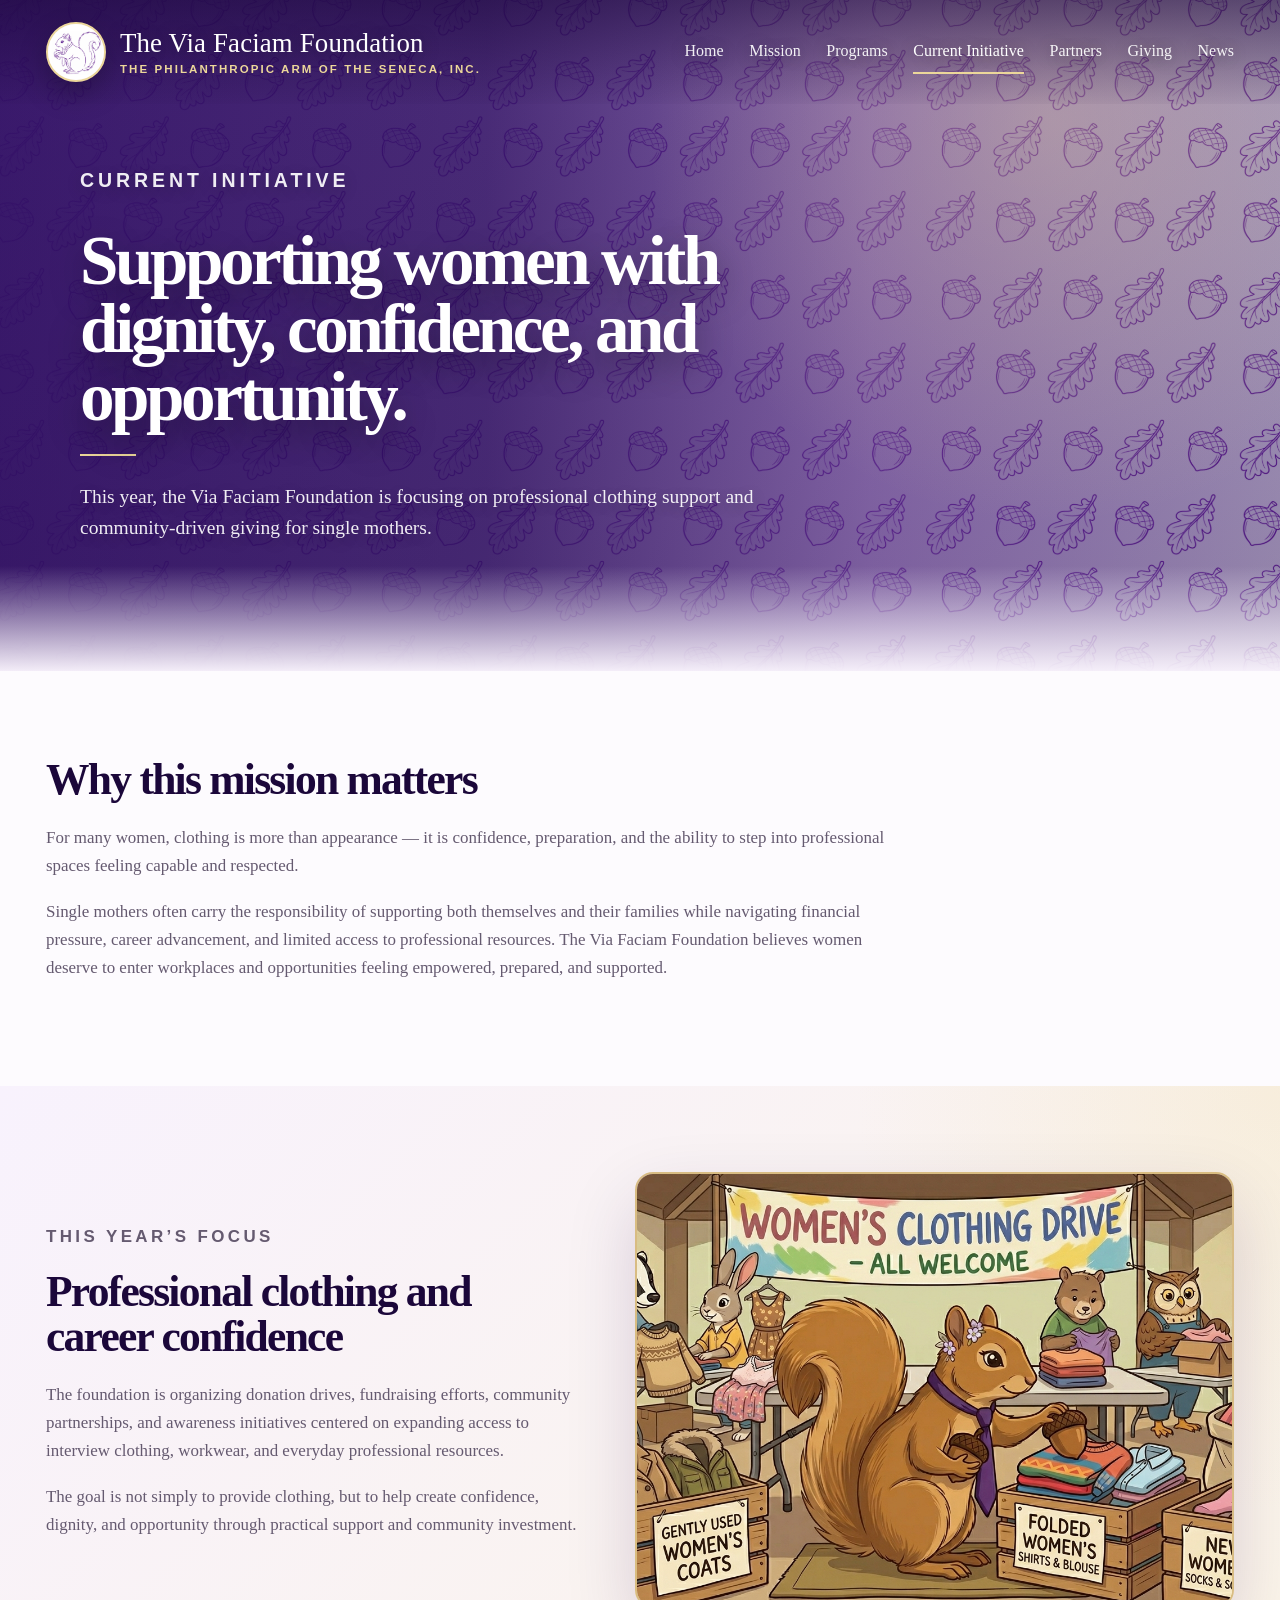
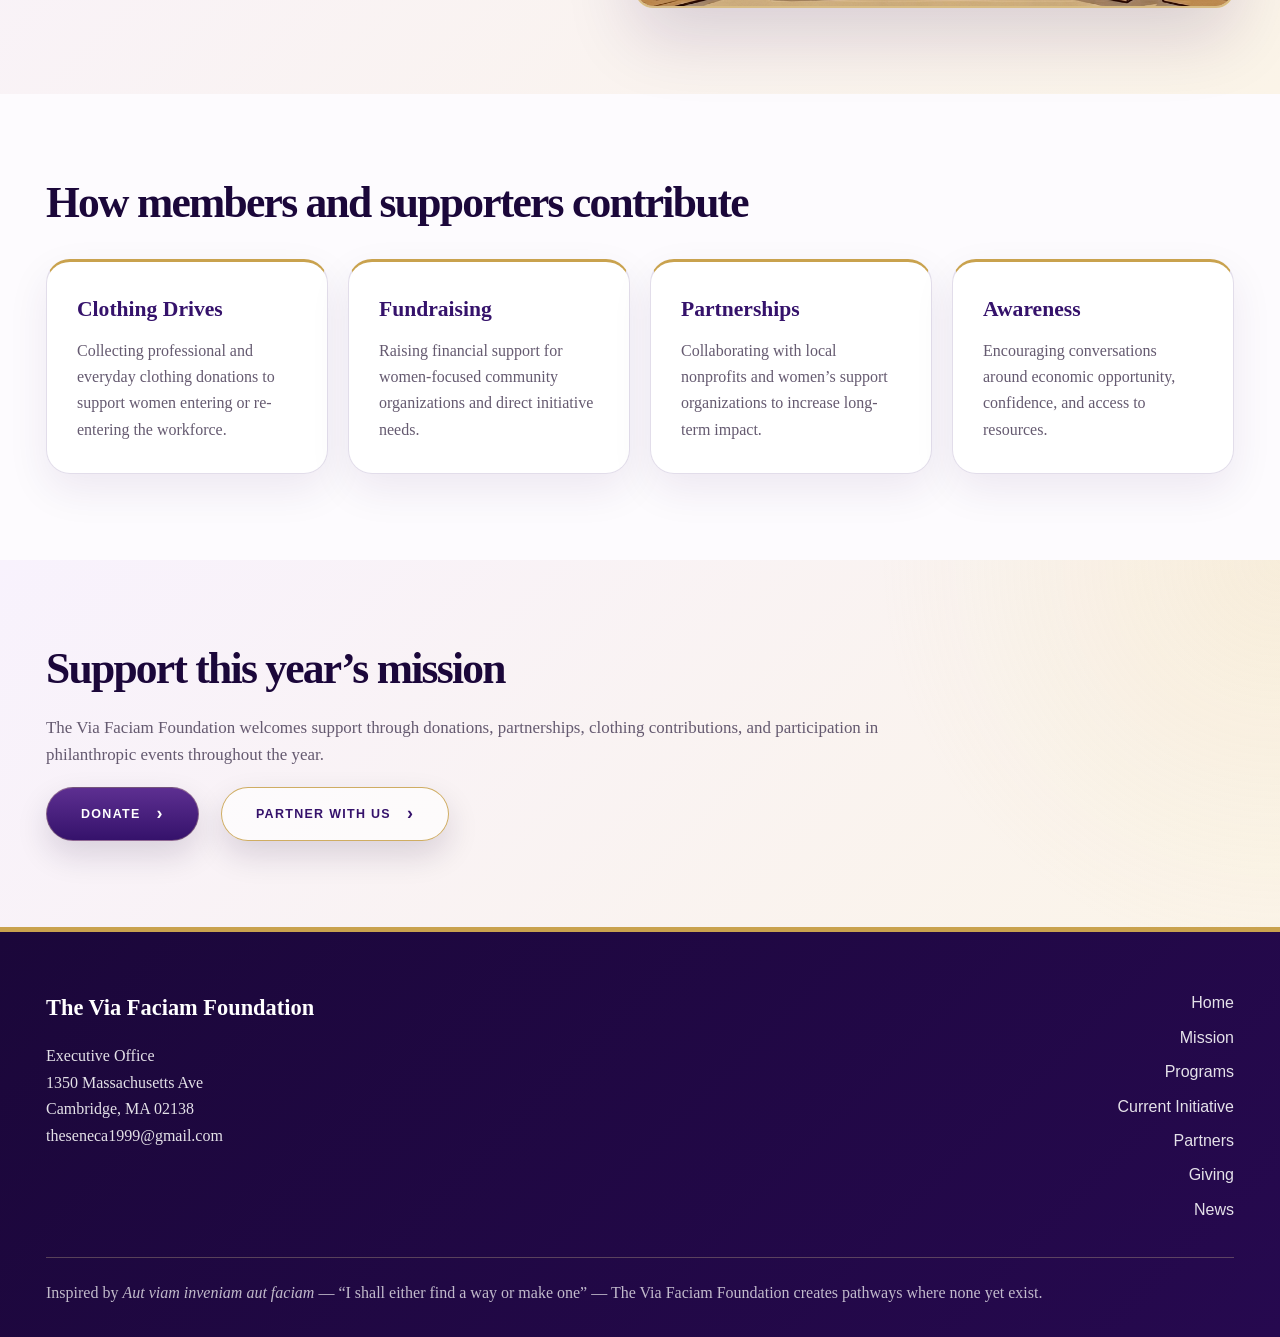
<file: philanthropy.html>
<!DOCTYPE html>
<html lang="en">
<head>
  <meta charset="UTF-8">
  <meta name="viewport" content="width=device-width, initial-scale=1.0">
  <title>Current Initiative | The Via Faciam Foundation</title>
  <link rel="stylesheet" href="styles.css">
</head>
<body class="subpage">
<header class="site-header">
  <div class="nav-wrap">
    <a class="brand" href="index.html">
      <span class="brand-mark"><img src="SenecaSquirrelLogo.png" alt="Via Faciam Foundation mark"></span>
      <span class="brand-text"><span class="brand-name">The Via Faciam Foundation</span><span class="brand-subtitle">The Philanthropic Arm of The Seneca, Inc.</span></span>
    </a>
    <nav class="main-nav">
      <a href="index.html">Home</a>
      <a href="about.html">Mission</a>
      <a href="events.html">Programs</a>
      <a href="philanthropy.html" aria-current="page">Current Initiative</a>
      <a href="alumnae.html">Partners</a>
      <a href="giving.html">Giving</a>
      <a href="news.html">News</a>
    </nav>
  </div>
</header>
<main>

<section class="page-hero">
  <div class="hero-inner">
    <p class="eyebrow">Current Initiative</p>
    <h1>Supporting women with dignity, confidence, and opportunity.</h1>
    <p>This year, the Via Faciam Foundation is focusing on professional clothing support and community-driven giving for single mothers.</p>
    </div>
    </section>
<section class="section">
  <div class="section-inner">
    <h2>Why this mission matters</h2>
    <p>For many women, clothing is more than appearance — it is confidence, preparation, and the ability to step into professional spaces feeling capable and respected.</p>
    <p>Single mothers often carry the responsibility of supporting both themselves and their families while navigating financial pressure, career advancement, and limited access to professional resources. The Via Faciam Foundation believes women deserve to enter workplaces and opportunities feeling empowered, prepared, and supported.</p>
    </div>
    </section>
<section class="section alt">
  <div class="section-inner grid-2">
    <div>
      <p class="eyebrow">This year’s focus</p>
      <h2>Professional clothing and career confidence</h2>
      <p>The foundation is organizing donation drives, fundraising efforts, community partnerships, and awareness initiatives centered on expanding access to interview clothing, workwear, and everyday professional resources.</p>
      <p>The goal is not simply to provide clothing, but to help create confidence, dignity, and opportunity through practical support and community investment.</p>
      </div>
      <div class="image-frame light"><img src="SenecaWomensClothingDrive.png"></div></div></section>
<section class="section">
  <div class="section-inner">
    <h2>How members and supporters contribute</h2>
    <div class="cards">
      <article class="card">
        <h3>Clothing Drives</h3>
        <p>Collecting professional and everyday clothing donations to support women entering or re-entering the workforce.</p>
        </article>
        <article class="card">
          <h3>Fundraising</h3>
          <p>Raising financial support for women-focused community organizations and direct initiative needs.</p>
          </article>
          <article class="card">
            <h3>Partnerships</h3>
            <p>Collaborating with local nonprofits and women’s support organizations to increase long-term impact.</p>
            </article>
            <article class="card">
              <h3>Awareness</h3>
              <p>Encouraging conversations around economic opportunity, confidence, and access to resources.</p>
              </article>
              </div>
              </div>
              </section>

<section class="section alt">
  <div class="section-inner">
    <h2>Support this year’s mission</h2>
    <p>The Via Faciam Foundation welcomes support through donations, partnerships, clothing contributions, and participation in philanthropic events throughout the year.</p>
    <div class="btn-row">
      <a class="btn btn-dark" href="giving.html">Donate</a>
      <a class="btn btn-outline" href="mailto:theseneca1999@gmail.com">Partner With Us</a>
      </div>
      </div>
      </section>
</main>
<footer class="site-footer">
  <div class="footer-inner"><div class="footer-grid"><div><div class="footer-title">The Via Faciam Foundation</div><p>Executive Office<br>1350 Massachusetts Ave<br>Cambridge, MA 02138<br><a href="mailto:theseneca1999@gmail.com">theseneca1999@gmail.com</a></p></div><nav class="footer-nav"><a href="index.html">Home</a><a href="about.html">Mission</a><a href="events.html">Programs</a><a href="philanthropy.html">Current Initiative</a><a href="alumnae.html">Partners</a><a href="giving.html">Giving</a><a href="news.html">News</a></nav></div><div class="footer-bottom">Inspired by <em>Aut viam inveniam aut faciam</em> — “I shall either find a way or make one” — The Via Faciam Foundation creates pathways where none yet exist.</div></div>
</footer>
</body>
</html>
</file>
<file: styles.css>
:root {
  --purple: #35126b;
  --purple-dark: #1b073a;
  --purple-mid: #5d2f91;
  --lavender: #eee4f7;
  --lavender-soft: #f8f2fd;
  --cream: #fbf4e8;
  --gold: #c9a24e;
  --gold-soft: #ecd79a;
  --ink: #21172b;
  --muted: #655a70;
  --white: #ffffff;
  --line: rgba(53, 18, 107, 0.14);
  --shadow: 0 28px 70px rgba(42, 12, 83, 0.16);
}

* { box-sizing: border-box; }

html { scroll-behavior: smooth; }

body {
  margin: 0;
  font-family: Georgia, 'Times New Roman', serif;
  color: var(--ink);
  background: var(--lavender-soft);
  line-height: 1.65;
}

a { color: inherit; text-decoration: none; }
img { max-width: 100%; display: block; }

.site-header {
  position: absolute;
  top: 0;
  left: 0;
  width: 100%;
  z-index: 20;
  background: linear-gradient(180deg, rgba(27, 7, 58, .56), rgba(27, 7, 58, .04));
}

.nav-wrap {
  max-width: 1440px;
  margin: 0 auto;
  padding: 22px 46px;
  display: flex;
  align-items: center;
  justify-content: space-between;
  gap: 30px;
}

.brand {
  display: inline-flex;
  align-items: center;
  gap: 14px;
  color: var(--white);
}

.brand-mark {
  width: 60px;
  height: 60px;
  border-radius: 50%;
  overflow: hidden;
  border: 2px solid var(--gold-soft);
  background: rgba(251,244,232,.96);
  box-shadow: 0 12px 28px rgba(0,0,0,.25);
  flex: 0 0 auto;
}

.brand-mark img { width: 100%; height: 100%; object-fit: cover; }

.brand-text { display: flex; flex-direction: column; line-height: 1.12; }

.brand-name {
  color: var(--white);
  font-size: clamp(1.35rem, 2.1vw, 2rem);
  letter-spacing: .005em;
  text-shadow: 0 2px 18px rgba(0,0,0,.34);
  white-space: nowrap;
}

.brand-subtitle {
  margin-top: 5px;
  font-family: Arial, sans-serif;
  text-transform: uppercase;
  font-size: .72rem;
  font-weight: 700;
  letter-spacing: .18em;
  color: var(--gold-soft);
}

.main-nav {
  display: flex;
  flex-wrap: wrap;
  gap: clamp(16px, 2vw, 32px);
  align-items: center;
  font-size: 1rem;
  color: rgba(255,255,255,.92);
  text-shadow: 0 2px 16px rgba(0,0,0,.34);
}

.main-nav a {
  padding: 8px 0 7px;
  border-bottom: 2px solid transparent;
  transition: color .2s ease, border-color .2s ease;
}

.main-nav a:hover,
.main-nav .home-link {
  color: var(--white);
  border-color: var(--gold-soft);
}

.hero {
  color: var(--white);
  padding: 92px 24px;
  position: relative;
  overflow: hidden;
}

.home-hero {
  min-height: 780px;
  display: flex;
  align-items: center;
  background:
    linear-gradient(
      90deg,
      rgba(27, 7, 58, .98) 0%,
      rgba(53, 18, 107, .88) 28%,
      rgba(93, 47, 145, .52) 55%,
      rgba(238, 228, 247, .06) 100%
    ),
    url('harvard_backdrop_1_flipped.png') center/cover no-repeat;
}

.home-hero::after {
  content: '';
  position: absolute;
  inset: auto 0 0 0;
  height: 90px;
  background: linear-gradient(180deg, transparent, rgba(248,242,253,.98));
  pointer-events: none;
}

.hero-inner,
.section-inner,
.footer-inner {
  max-width: 1320px;
  margin: 0 auto;
  position: relative;
  z-index: 1;
}

.hero-inner { width: 100%; }

.hero-content {
  max-width: 590px;
  padding-top: 86px;
}

.eyebrow {
  font-family: Arial, sans-serif;
  text-transform: uppercase;
  letter-spacing: .20em;
  font-size: .78rem;
  font-weight: 700;
  color: var(--gold);
  margin: 0 0 14px;
}

.hero-eyebrow { color: var(--gold-soft); }

.hero h1,
.page-hero h1 {
  font-size: clamp(3.4rem, 5.4vw, 5.9rem);
  line-height: .98;
  letter-spacing: -.05em;
  margin: 0 0 26px;
  text-shadow: 0 12px 34px rgba(0,0,0,.36);
}

.hero h1::after {
  content: '';
  display: block;
  width: 52px;
  height: 2px;
  margin-top: 24px;
  background: var(--gold-soft);
}

.hero p,
.page-hero p {
  max-width: 560px;
  margin: 0 0 32px;
  color: rgba(255,255,255,.94);
  font-size: 1.16rem;
  line-height: 1.55;
  text-shadow: 0 4px 16px rgba(0,0,0,.24);
}

.btn-row { display: flex; flex-wrap: wrap; gap: 22px; }

.btn {
  display: inline-flex;
  align-items: center;
  justify-content: center;
  min-height: 54px;
  padding: 15px 34px;
  border-radius: 999px;
  font-family: Arial, sans-serif;
  text-transform: uppercase;
  letter-spacing: .105em;
  font-weight: 650;
  font-size: .78rem;
  border: 1px solid transparent;
  box-shadow: 0 14px 32px rgba(27, 7, 58, .14);
  transition: transform .28s ease, box-shadow .28s ease, background .28s ease, border-color .28s ease, color .28s ease;
}

.btn:hover {
  transform: translateY(-2px);
  box-shadow: 0 18px 38px rgba(27, 7, 58, .18);
}

.btn-primary {
  background: linear-gradient(180deg, #efd991 0%, #d5aa55 100%);
  color: var(--purple-dark);
  border-color: rgba(255,255,255,.26);
}

.btn-primary:hover {
  background: linear-gradient(180deg, #f3df9e 0%, #ddb761 100%);
}

.btn-secondary {
  background: rgba(255,255,255,.035);
  color: var(--white);
  border-color: rgba(239,217,145,.82);
}

.btn-secondary:hover {
  background: rgba(255,255,255,.075);
  border-color: #efd991;
}

.btn-outline {
  color: var(--purple);
  border-color: rgba(201,162,78,.88);
  background: rgba(255,255,255,.62);
}

.btn-outline:hover {
  background: rgba(251,244,232,.88);
  border-color: var(--gold);
}

.btn-dark {
  background: linear-gradient(180deg, var(--purple-mid), var(--purple));
  color: var(--white);
  border-color: rgba(236,215,154,.34);
}

.btn-dark:hover {
  background: linear-gradient(180deg, #6a38a1, var(--purple));
  border-color: rgba(236,215,154,.58);
}

.btn-primary::after,
.btn-secondary::after,
.btn-outline::after,
.btn-dark::after {
  content: '›';
  margin-left: 16px;
  font-size: 1.12rem;
  line-height: 0;
  transform: translateY(-1px);
  transition: transform .28s ease;
}

.btn:hover::after { transform: translate(4px, -1px); }

.section {
  padding: 86px 46px;
  background: #fff;
}

.section:first-of-type {
  background: linear-gradient(135deg, #fbf8ff 0%, var(--lavender) 100%);
}

.section.alt { background: linear-gradient(135deg, var(--lavender-soft), var(--cream)); }

.section h2 {
  max-width: 860px;
  margin: 0 0 22px;
  color: var(--purple-dark);
  font-size: clamp(2.2rem, 3.4vw, 3.6rem);
  line-height: 1.04;
  letter-spacing: -.04em;
}

.section:first-of-type h2 { color: var(--purple); }

.section p {
  max-width: 850px;
  margin: 0 0 18px;
  color: var(--muted);
  font-size: 1.06rem;
}

.grid-2 {
  display: grid;
  grid-template-columns: .94fr 1.06fr;
  gap: 58px;
  align-items: center;
}

.image-frame {
  min-height: 360px;
  border: 1px solid rgba(236,215,154,.45);
  border-radius: 18px;
  overflow: hidden;
  background: rgba(255,255,255,.16);
  box-shadow: var(--shadow);
}

.image-frame.light {
  background: var(--lavender);
  border: 2px solid rgba(201,162,78,.78);
}

.image-frame img {
  width: 100%;
  height: 100%;
  min-height: 360px;
  object-fit: cover;
  opacity: 1;
}

.cards {
  display: grid;
  grid-template-columns: repeat(4, 1fr);
  gap: 20px;
  margin-top: 34px;
}

.cards.three { grid-template-columns: repeat(3, 1fr); }
.cards.two { grid-template-columns: repeat(2, 1fr); }

.card {
  background: rgba(255,255,255,.88);
  border: 1px solid var(--line);
  border-top: 3px solid var(--gold);
  border-radius: 24px;
  padding: 30px;
  box-shadow: 0 16px 42px rgba(47, 19, 95, 0.08);
}

.card h3 {
  margin: 0 0 10px;
  color: var(--purple);
  font-size: 1.35rem;
}

.card p { font-size: 1rem; margin: 0; }
.card img { width: 100%; height: 190px; object-fit: cover; border-radius: 18px; margin: 12px 0 16px; }

.statement {
  max-width: 900px;
  margin: 0 0 28px;
  color: var(--purple);
  font-size: clamp(2rem, 4vw, 4rem);
  line-height: 1.05;
}

.page-hero {
  color: white;
  padding: 150px 46px 86px;
  background:
    linear-gradient(90deg, rgba(53,18,107,.92), rgba(93,47,145,.72)),
    url('harvard_backdrop_1_flipped.png') center/cover no-repeat;
}

.page-hero .hero-inner { max-width: 980px; }

.site-footer {
  background: linear-gradient(135deg, var(--purple-dark), #26094f);
  color: rgba(255,255,255,.88);
  padding: 58px 46px 30px;
  border-top: 5px solid var(--gold);
}

.footer-grid { display: grid; grid-template-columns: 1fr 1fr; gap: 40px; }
.footer-title { color: white; font-size: 1.4rem; font-weight: 700; margin-bottom: 12px; }
.footer-nav { display: grid; gap: 8px; justify-items: end; font-family: Arial, sans-serif; }
.footer-nav a:hover { color: var(--gold-soft); }
.footer-bottom { border-top: 1px solid rgba(236,215,154,.28); margin-top: 34px; padding-top: 22px; color: rgba(255,255,255,.72); }

.photo-placeholder {
  min-height: 280px;
  border: 2px dashed rgba(201, 162, 78, 0.7);
  border-radius: 30px;
  padding: 28px;
  background:
    linear-gradient(135deg, rgba(255,255,255,.78), rgba(247,241,251,.88)),
    radial-gradient(circle at top right, rgba(236,215,154,.35), transparent 32%);
  box-shadow: 0 16px 42px rgba(47, 19, 95, 0.07);
  display: flex;
  flex-direction: column;
  justify-content: flex-end;
  position: relative;
  overflow: hidden;
}

.photo-placeholder::before {
  content: 'Photo space';
  position: absolute;
  top: 22px;
  left: 24px;
  font-family: Arial, sans-serif;
  font-size: .72rem;
  font-weight: 700;
  letter-spacing: .16em;
  text-transform: uppercase;
  color: var(--purple-mid);
  background: rgba(251,244,232,.78);
  border: 1px solid rgba(201,162,78,.38);
  border-radius: 999px;
  padding: 8px 12px;
}

.photo-placeholder h3 { margin: 92px 0 10px; color: var(--purple); font-size: 1.35rem; }
.photo-placeholder p { margin: 0; color: var(--muted); font-size: 1rem; }
.photo-grid { display: grid; grid-template-columns: repeat(3, 1fr); gap: 20px; margin-top: 34px; }
.photo-grid.two { grid-template-columns: repeat(2, 1fr); }
.photo-note { font-family: Arial, sans-serif; font-size: .82rem; color: var(--purple-mid); margin-top: 16px; }

@media (max-width: 1050px) {
  .nav-wrap { align-items: flex-start; flex-direction: column; }
  .main-nav { gap: 16px; }
}

@media (max-width: 900px) {
  .site-header { position: relative; background: linear-gradient(135deg, var(--purple-dark), var(--purple)); }
  .nav-wrap { padding: 18px 22px; }
  .brand-name { font-size: 1.28rem; white-space: normal; }
  .brand-subtitle { font-size: .64rem; }
  .brand-mark { width: 52px; height: 52px; }
  .main-nav { font-size: .9rem; }
  .home-hero { min-height: 640px; }
  .hero-content { padding-top: 0; }
  .hero h1, .page-hero h1 { font-size: clamp(2.8rem, 12vw, 4.2rem); }
  .hero-grid, .grid-2, .footer-grid { grid-template-columns: 1fr; }
  .cards, .cards.three, .cards.two, .photo-grid, .photo-grid.two { grid-template-columns: 1fr; }
  .footer-nav { justify-items: start; }
  .section, .page-hero { padding-left: 22px; padding-right: 22px; }
  .hero { padding: 66px 22px; }
}


/* === Subpage acorn hero + full-site matching polish === */
.subpage .page-hero {
  min-height: 520px;
  display: flex;
  align-items: center;
  padding: 165px 24px 96px;
  color: var(--white);
  overflow: hidden;
  position: relative;
  background:
    linear-gradient(90deg,
      rgba(53, 18, 107, .96) 0%,
      rgba(53, 18, 107, .88) 38%,
      rgba(93, 47, 145, .68) 68%,
      rgba(53, 18, 107, .40) 100%
    ),
    url("AcornBackdrop.png") center/560px repeat;
}

.subpage .page-hero::before {
  content: "";
  position: absolute;
  inset: 0;
  background:
    radial-gradient(circle at 82% 18%, rgba(236, 215, 154, .30), transparent 34%),
    linear-gradient(180deg, rgba(27, 7, 58, .08), rgba(27, 7, 58, .20));
  pointer-events: none;
}

.subpage .page-hero::after {
  content: "";
  position: absolute;
  left: 0;
  right: 0;
  bottom: 0;
  height: 105px;
  background: linear-gradient(180deg, transparent, rgba(247, 241, 251, .98));
  pointer-events: none;
}

.subpage .page-hero .hero-inner {
  max-width: 1120px;
  width: 100%;
  position: relative;
  z-index: 1;
}

.subpage .page-hero h1 {
  max-width: 820px;
  font-size: clamp(3rem, 5.4vw, 5.8rem);
  line-height: .98;
  letter-spacing: -.05em;
  margin-bottom: 26px;
}

.subpage .page-hero h1::after {
  content: "";
  display: block;
  width: 56px;
  height: 2px;
  margin-top: 24px;
  background: var(--gold-soft);
}

.subpage .page-hero p {
  max-width: 720px;
  font-size: 1.22rem;
  color: rgba(255, 255, 255, .92);
}

.main-nav a[aria-current="page"] {
  color: var(--white);
  border-color: var(--gold-soft);
}

.section {
  background: rgba(255, 255, 255, .72);
}

.section.alt {
  background:
    radial-gradient(circle at top right, rgba(236, 215, 154, .22), transparent 30%),
    linear-gradient(135deg, var(--lavender-soft), var(--cream));
}

.section-inner > h2:first-child,
.section-inner .grid-2 h2:first-child {
  position: relative;
}

.card {
  transition: transform .2s ease, box-shadow .2s ease, border-color .2s ease;
}

.card:hover {
  transform: translateY(-4px);
  box-shadow: 0 22px 52px rgba(47, 19, 95, 0.13);
  border-color: rgba(201, 162, 78, .46);
}

.image-frame.light {
  border: 2px solid rgba(201, 162, 78, .68);
  background: linear-gradient(135deg, rgba(247, 241, 251, .94), rgba(251, 244, 232, .94));
}

.image-frame.light img {
  opacity: 1;
}

.site-footer {
  margin-top: 0;
}

@media (max-width: 900px) {
  .subpage .page-hero {
    min-height: 460px;
    padding: 72px 20px 70px;
    background:
      linear-gradient(90deg, rgba(53,18,107,.94), rgba(93,47,145,.72)),
      url("AcornBackdrop.png") center/420px repeat;
  }
  .subpage .page-hero p { font-size: 1.05rem; }
  .main-nav a[aria-current="page"] { border-color: var(--gold-soft); }
}
</file>
